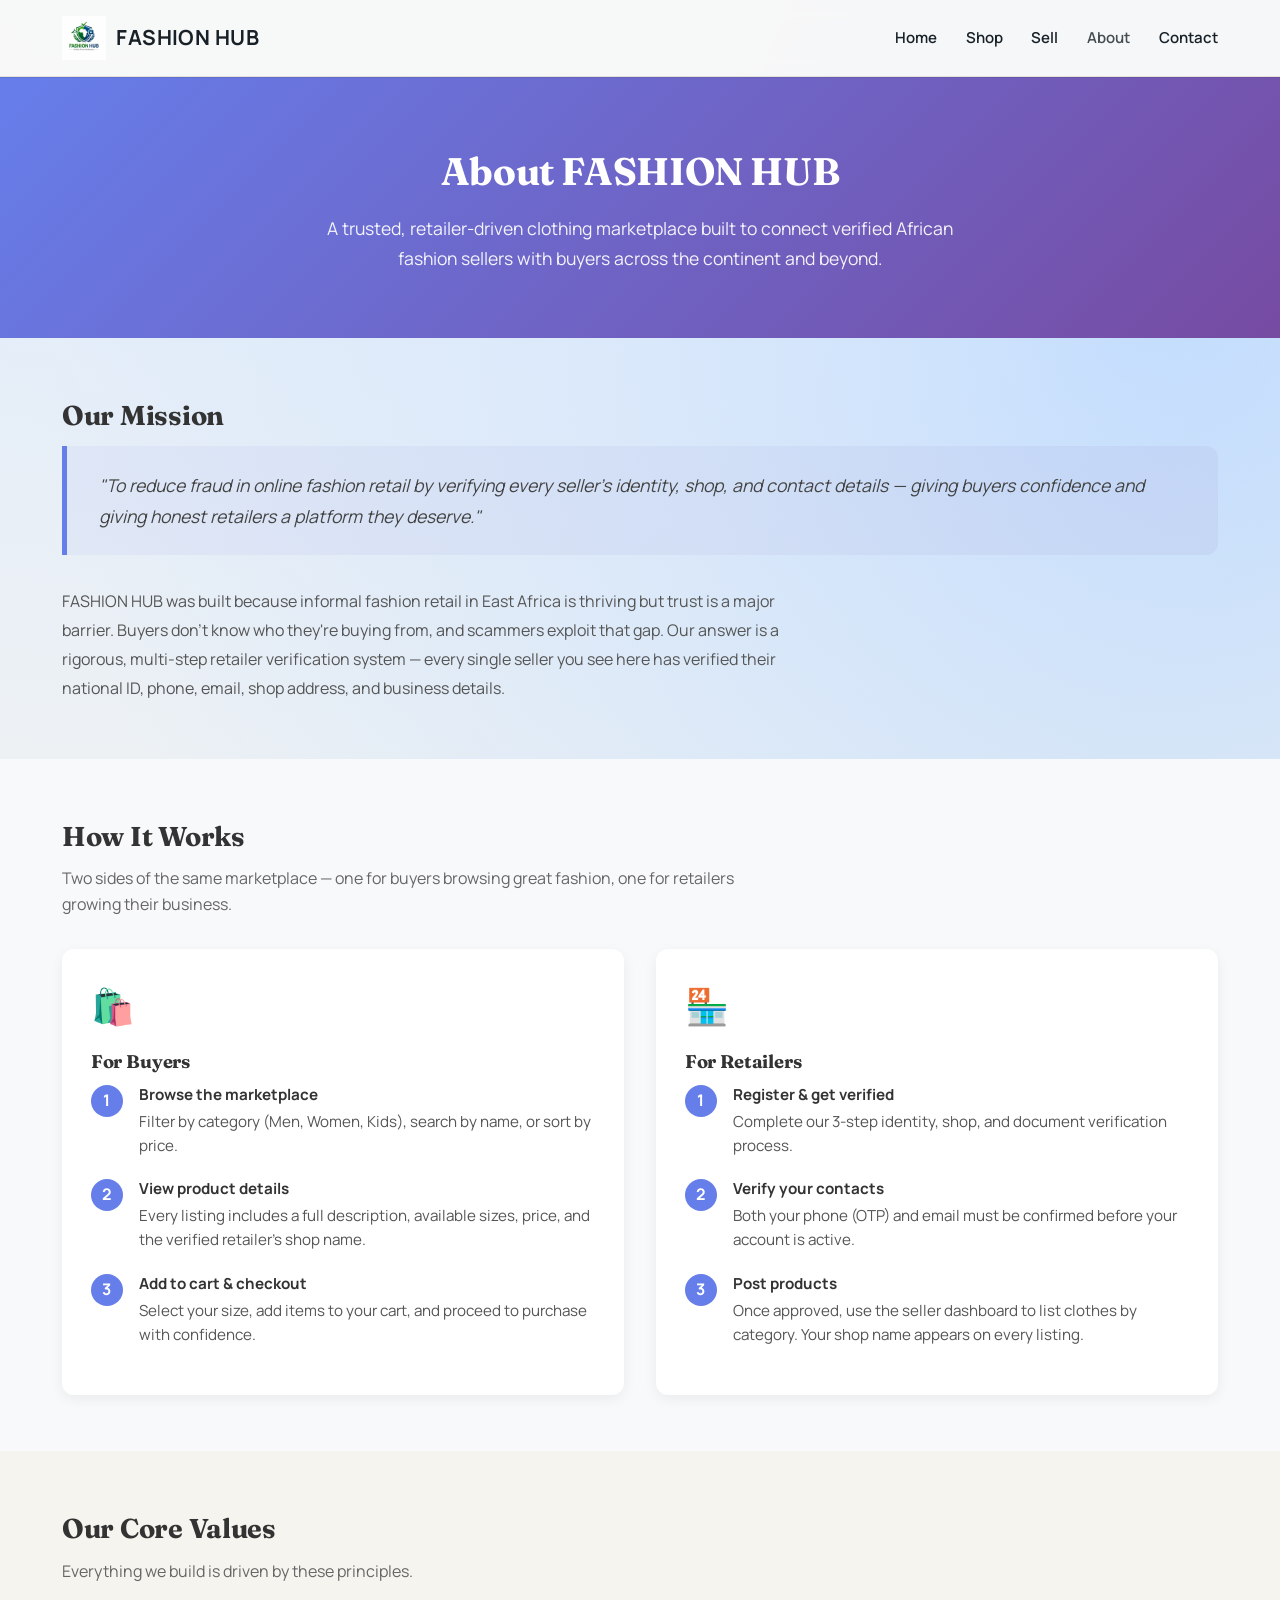
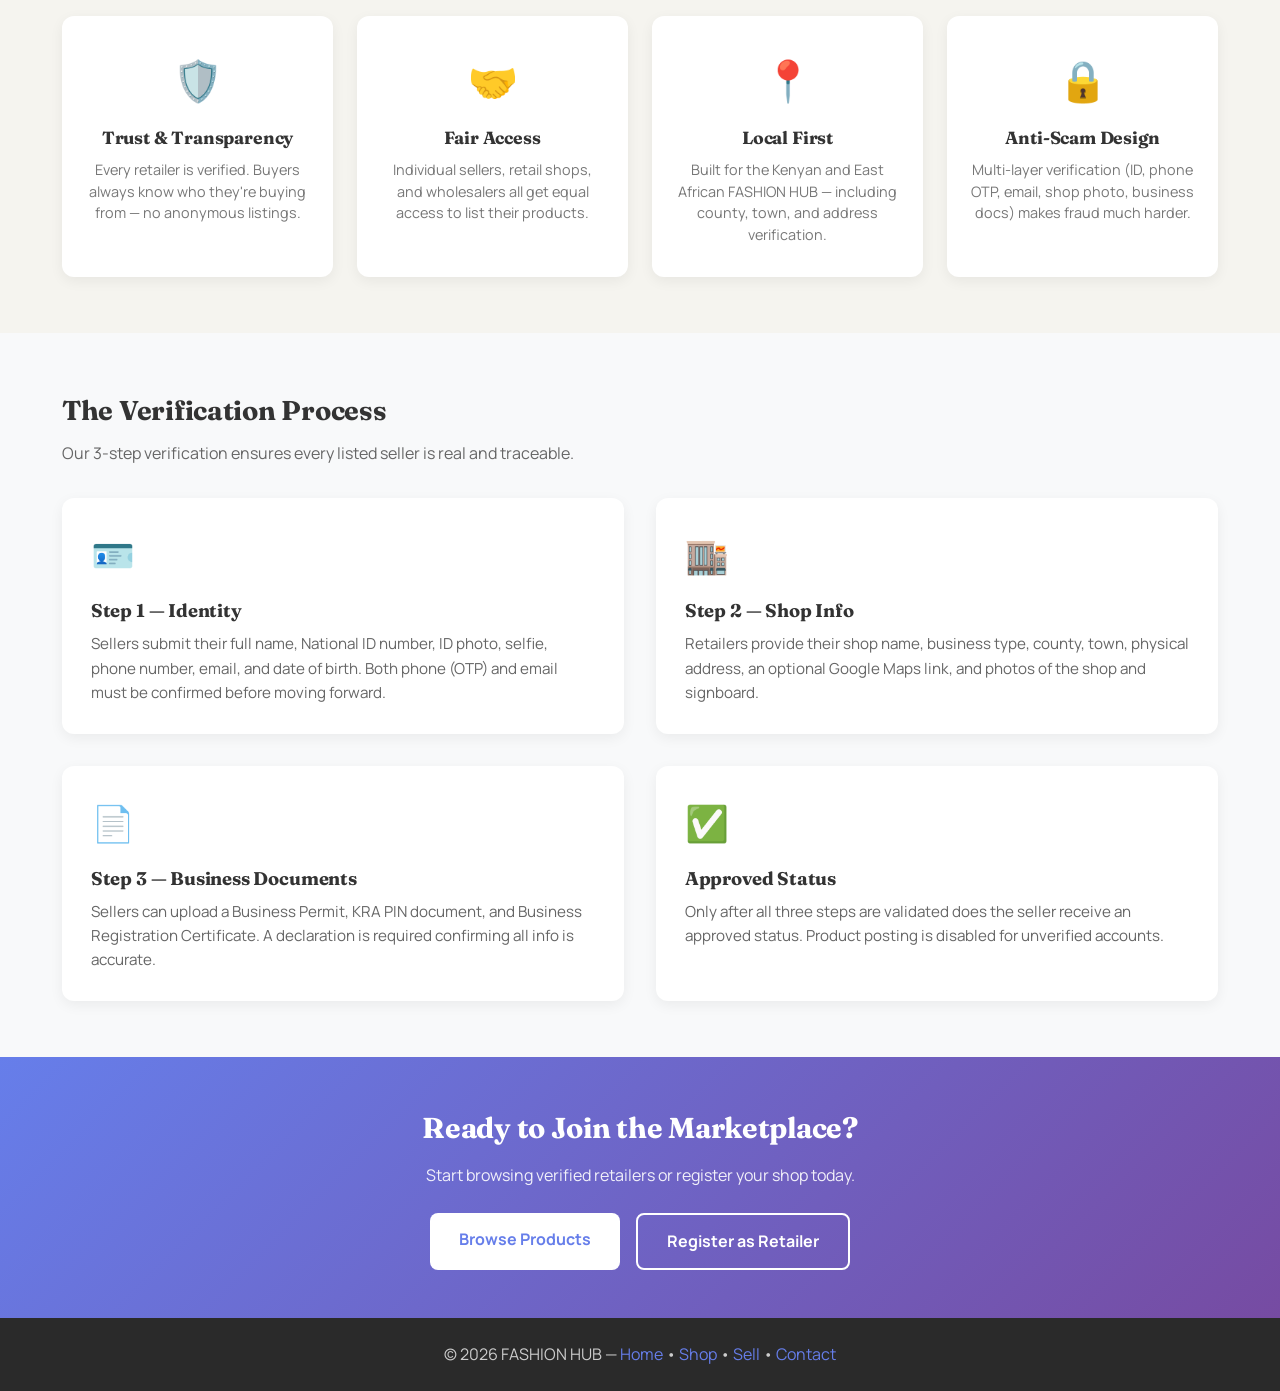
<file: about.html>
<!DOCTYPE html>
<html lang="en">
<head>
    <meta charset="UTF-8">
    <meta name="viewport" content="width=device-width, initial-scale=1.0">
    <title>About FashionHub - Trusted African Fashion Marketplace</title>
    <meta name="description" content="Learn about FashionHub's mission to connect clients with trusted African clothing retailers through secure and transparent online shopping.">
    <meta name="robots" content="index, follow">
    <meta name="author" content="FashionHub">
    <link rel="canonical" href="https://fashionhub.example.com/about.html">
    <meta property="og:type" content="article">
    <meta property="og:title" content="About FashionHub">
    <meta property="og:description" content="Our mission and values for trusted fashion commerce.">
    <meta property="og:url" content="https://fashionhub.example.com/about.html">
    <meta property="og:site_name" content="FashionHub">
    <meta property="og:image" content="https://fashionhub.example.com/uploads/retailers/default-og.jpg">
    <meta name="twitter:card" content="summary_large_image">
    <meta name="twitter:title" content="About FashionHub">
    <meta name="twitter:description" content="Our mission and values for trusted fashion commerce.">
    <meta name="twitter:image" content="https://fashionhub.example.com/uploads/retailers/default-og.jpg">
    <link rel="stylesheet" href="style.css">
    <link rel="icon" type="image/png" href="image/fashionhublogo.png">
    <style>
        .about-hero {
            background: linear-gradient(135deg, #667eea 0%, #764ba2 100%);
            color: white;
            padding: 4rem 0;
            text-align: center;
        }

        .about-hero h2 {
            font-size: 2.4rem;
            margin-bottom: 0.75rem;
        }

        .about-hero p {
            max-width: 640px;
            margin: 0 auto;
            opacity: 0.92;
            font-size: 1.1rem;
            line-height: 1.7;
        }

        .about-section {
            padding: 3.5rem 0;
        }

        .about-section.alt-bg {
            background: #f8f9fa;
        }

        .about-section h3 {
            font-size: 1.7rem;
            color: #333;
            margin-bottom: 0.5rem;
        }

        .about-section .section-lead {
            color: #666;
            margin-bottom: 2rem;
            font-size: 1rem;
            max-width: 680px;
        }

        /* Two column layout for How It Works */
        .how-grid {
            display: grid;
            grid-template-columns: 1fr 1fr;
            gap: 2rem;
        }

        @media (max-width: 680px) {
            .how-grid {
                grid-template-columns: 1fr;
            }
        }

        .how-card {
            background: white;
            border-radius: 12px;
            padding: 1.8rem;
            box-shadow: 0 4px 14px rgba(0, 0, 0, 0.06);
        }

        .how-card .icon {
            font-size: 2.2rem;
            margin-bottom: 0.8rem;
        }

        .how-card h4 {
            font-size: 1.15rem;
            margin-bottom: 0.4rem;
            color: #333;
        }

        .how-card p {
            color: #666;
            font-size: 0.95rem;
            line-height: 1.6;
        }

        /* Steps list */
        .steps-list {
            list-style: none;
            padding: 0;
            counter-reset: steps;
        }

        .steps-list li {
            counter-increment: steps;
            display: flex;
            gap: 1rem;
            align-items: flex-start;
            margin-bottom: 1.2rem;
        }

        .steps-list li::before {
            content: counter(steps);
            background: #667eea;
            color: white;
            width: 2rem;
            height: 2rem;
            border-radius: 50%;
            display: flex;
            align-items: center;
            justify-content: center;
            font-weight: 700;
            flex-shrink: 0;
            margin-top: 0.1rem;
        }

        .steps-list li p {
            color: #555;
            margin: 0;
            line-height: 1.6;
        }

        .steps-list li strong {
            display: block;
            color: #333;
            margin-bottom: 0.15rem;
        }

        /* Values / stats row */
        .values-grid {
            display: grid;
            grid-template-columns: repeat(auto-fit, minmax(200px, 1fr));
            gap: 1.5rem;
        }

        .value-card {
            text-align: center;
            padding: 2rem 1.5rem;
            background: white;
            border-radius: 12px;
            box-shadow: 0 4px 14px rgba(0, 0, 0, 0.06);
        }

        .value-card .value-icon {
            font-size: 2.5rem;
            margin-bottom: 0.75rem;
        }

        .value-card h4 {
            font-size: 1.1rem;
            color: #333;
            margin-bottom: 0.4rem;
        }

        .value-card p {
            color: #777;
            font-size: 0.9rem;
            line-height: 1.5;
        }

        /* Mission statement */
        .mission-block {
            background: linear-gradient(135deg, #667eea11, #764ba211);
            border-left: 5px solid #667eea;
            border-radius: 0 12px 12px 0;
            padding: 1.5rem 2rem;
            margin-bottom: 2rem;
        }

        .mission-block p {
            font-size: 1.1rem;
            color: #444;
            line-height: 1.75;
            font-style: italic;
        }

        /* CTA section */
        .about-cta {
            background: linear-gradient(135deg, #667eea 0%, #764ba2 100%);
            color: white;
            padding: 3rem 0;
            text-align: center;
        }

        .about-cta h3 {
            font-size: 1.8rem;
            margin-bottom: 0.75rem;
        }

        .about-cta p {
            opacity: 0.9;
            margin-bottom: 1.5rem;
        }

        .about-cta-btns {
            display: flex;
            gap: 1rem;
            justify-content: center;
            flex-wrap: wrap;
        }

        .btn-cta-white {
            background: white;
            color: #667eea;
            padding: 0.85rem 1.8rem;
            border-radius: 8px;
            font-weight: 700;
            text-decoration: none;
            transition: opacity 0.2s;
        }

        .btn-cta-white:hover {
            opacity: 0.9;
        }

        .btn-cta-outline {
            background: transparent;
            color: white;
            border: 2px solid white;
            padding: 0.85rem 1.8rem;
            border-radius: 8px;
            font-weight: 700;
            text-decoration: none;
            transition: background 0.2s;
        }

        .btn-cta-outline:hover {
            background: rgba(255, 255, 255, 0.15);
        }

        footer {
            background: #2a2a2a;
            color: #ccc;
            text-align: center;
            padding: 1.5rem 0;
        }

        footer a {
            color: #667eea;
            text-decoration: none;
        }
    </style>
</head>
<body>

    <header>
        <div class="container">
            <div class="logo">
                <a href="index.html" class="logo-link">
                    <img src="image/fashionhublogo.png" alt="FashionHub Logo" class="logo-img">
                    <span class="logo-text">FASHION HUB</span>
                </a>
            </div>
            <nav>
                <ul>
                    <li><a href="home.html">Home</a></li>
                    <li><a href="index.html#products">Shop</a></li>
                    <li><a href="retailer_registration.html">Sell</a></li>
                    <li><a href="about.html" style="opacity:0.8;">About</a></li>
                    <li><a href="contact.html">Contact</a></li>
                </ul>
            </nav>
        </div>
    </header>

    <!-- Hero -->
    <section class="about-hero">
        <div class="container">
            <h2>About FASHION HUB</h2>
            <p>A trusted, retailer-driven clothing marketplace built to connect verified African fashion sellers with buyers across the continent and beyond.</p>
        </div>
    </section>

    <!-- Mission -->
    <section class="about-section">
        <div class="container">
            <h3>Our Mission</h3>
            <div class="mission-block">
                <p>"To reduce fraud in online fashion retail by verifying every seller's identity, shop, and contact details — giving buyers confidence and giving honest retailers a platform they deserve."</p>
            </div>
            <p style="color:#555; line-height:1.8; max-width:740px;">
                FASHION HUB was built because informal fashion retail in East Africa is thriving but trust is a major barrier. Buyers don't know who they're buying from, and scammers exploit that gap. Our answer is a rigorous, multi-step retailer verification system — every single seller you see here has verified their national ID, phone, email, shop address, and business details.
            </p>
        </div>
    </section>

    <!-- How it works -->
    <section class="about-section alt-bg">
        <div class="container">
            <h3>How It Works</h3>
            <p class="section-lead">Two sides of the same marketplace — one for buyers browsing great fashion, one for retailers growing their business.</p>

            <div class="how-grid">
                <!-- Buyers -->
                <div class="how-card">
                    <div class="icon">🛍️</div>
                    <h4>For Buyers</h4>
                    <ol class="steps-list">
                        <li>
                            <p><strong>Browse the marketplace</strong>
                            Filter by category (Men, Women, Kids), search by name, or sort by price.</p>
                        </li>
                        <li>
                            <p><strong>View product details</strong>
                            Every listing includes a full description, available sizes, price, and the verified retailer's shop name.</p>
                        </li>
                        <li>
                            <p><strong>Add to cart &amp; checkout</strong>
                            Select your size, add items to your cart, and proceed to purchase with confidence.</p>
                        </li>
                    </ol>
                </div>

                <!-- Retailers -->
                <div class="how-card">
                    <div class="icon">🏪</div>
                    <h4>For Retailers</h4>
                    <ol class="steps-list">
                        <li>
                            <p><strong>Register &amp; get verified</strong>
                            Complete our 3-step identity, shop, and document verification process.</p>
                        </li>
                        <li>
                            <p><strong>Verify your contacts</strong>
                            Both your phone (OTP) and email must be confirmed before your account is active.</p>
                        </li>
                        <li>
                            <p><strong>Post products</strong>
                            Once approved, use the seller dashboard to list clothes by category. Your shop name appears on every listing.</p>
                        </li>
                    </ol>
                </div>
            </div>
        </div>
    </section>

    <!-- Our values -->
    <section class="about-section">
        <div class="container">
            <h3>Our Core Values</h3>
            <p class="section-lead">Everything we build is driven by these principles.</p>

            <div class="values-grid">
                <div class="value-card">
                    <div class="value-icon">🛡️</div>
                    <h4>Trust &amp; Transparency</h4>
                    <p>Every retailer is verified. Buyers always know who they're buying from — no anonymous listings.</p>
                </div>
                <div class="value-card">
                    <div class="value-icon">🤝</div>
                    <h4>Fair Access</h4>
                    <p>Individual sellers, retail shops, and wholesalers all get equal access to list their products.</p>
                </div>
                <div class="value-card">
                    <div class="value-icon">📍</div>
                    <h4>Local First</h4>
                    <p>Built for the Kenyan and East African FASHION HUB — including county, town, and address verification.</p>
                </div>
                <div class="value-card">
                    <div class="value-icon">🔒</div>
                    <h4>Anti-Scam Design</h4>
                    <p>Multi-layer verification (ID, phone OTP, email, shop photo, business docs) makes fraud much harder.</p>
                </div>
            </div>
        </div>
    </section>

    <!-- Verification explained -->
    <section class="about-section alt-bg">
        <div class="container">
            <h3>The Verification Process</h3>
            <p class="section-lead">Our 3-step verification ensures every listed seller is real and traceable.</p>

            <div class="how-grid">
                <div class="how-card">
                    <div class="icon">🪪</div>
                    <h4>Step 1 — Identity</h4>
                    <p>Sellers submit their full name, National ID number, ID photo, selfie, phone number, email, and date of birth. Both phone (OTP) and email must be confirmed before moving forward.</p>
                </div>
                <div class="how-card">
                    <div class="icon">🏬</div>
                    <h4>Step 2 — Shop Info</h4>
                    <p>Retailers provide their shop name, business type, county, town, physical address, an optional Google Maps link, and photos of the shop and signboard.</p>
                </div>
                <div class="how-card">
                    <div class="icon">📄</div>
                    <h4>Step 3 — Business Documents</h4>
                    <p>Sellers can upload a Business Permit, KRA PIN document, and Business Registration Certificate. A declaration is required confirming all info is accurate.</p>
                </div>
                <div class="how-card">
                    <div class="icon">✅</div>
                    <h4>Approved Status</h4>
                    <p>Only after all three steps are validated does the seller receive an approved status. Product posting is disabled for unverified accounts.</p>
                </div>
            </div>
        </div>
    </section>

    <!-- CTA -->
    <section class="about-cta">
        <div class="container">
            <h3>Ready to Join the Marketplace?</h3>
            <p>Start browsing verified retailers or register your shop today.</p>
            <div class="about-cta-btns">
                <a href="index.html#products" class="btn-cta-white">Browse Products</a>
                <a href="retailer_registration.html" class="btn-cta-outline">Register as Retailer</a>
            </div>
        </div>
    </section>

    <footer>
        <div class="container">
            <p>&copy; 2026 FASHION HUB &mdash;
                <a href="home.html">Home</a> &bull;
                <a href="index.html#products">Shop</a> &bull;
                <a href="retailer_registration.html">Sell</a> &bull;
                <a href="contact.html">Contact</a>
            </p>
        </div>
    </footer>

</body>
</html>
</file>
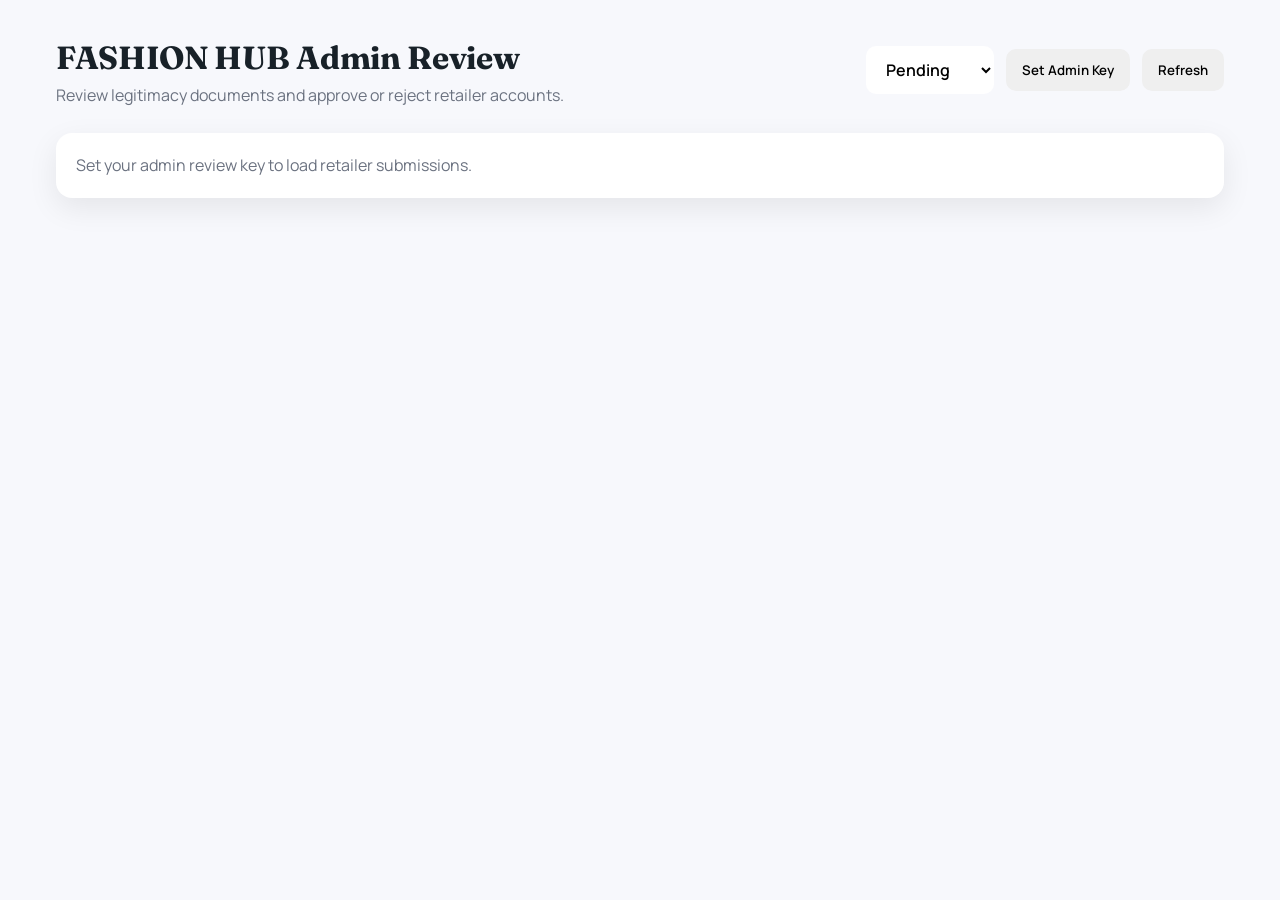
<file: admin.html>
<!DOCTYPE html>
<html lang="en">
<head>
    <meta charset="UTF-8">
    <meta name="viewport" content="width=device-width, initial-scale=1.0">
    <title>FASHION HUB - Admin Review</title>
    <meta name="description" content="Admin review dashboard for FashionHub retailer document verification.">
    <meta name="robots" content="noindex, nofollow, noarchive, nosnippet">
    <meta name="author" content="FashionHub">
    <link rel="canonical" href="https://fashionhub.example.com/admin.html">
    <link rel="stylesheet" href="style.css">
    <style>
        body { background: #f7f8fc; }
        .admin-wrap { max-width: 1200px; margin: 2rem auto 4rem; padding: 0 1rem; }
        .admin-header { display:flex; justify-content:space-between; align-items:center; gap:1rem; flex-wrap:wrap; margin-bottom:1.5rem; }
        .admin-card { background:#fff; border-radius:16px; padding:1.25rem; box-shadow:0 10px 30px rgba(0,0,0,0.08); margin-bottom:1rem; }
        .doc-grid { display:grid; grid-template-columns:repeat(auto-fit, minmax(180px, 1fr)); gap:1rem; margin-top:1rem; }
        .doc-card { border:1px solid #e5e7eb; border-radius:12px; padding:0.8rem; background:#fafafa; }
        .doc-card img { width:100%; height:140px; object-fit:cover; border-radius:10px; display:block; margin-bottom:0.5rem; }
        .actions { display:flex; gap:0.75rem; flex-wrap:wrap; margin-top:1rem; }
        .actions button, .toolbar button, .toolbar select { padding:0.75rem 1rem; border-radius:10px; border:none; font-weight:600; }
        .approve { background:#15803d; color:#fff; }
        .reject { background:#b91c1c; color:#fff; }
        .toolbar { display:flex; gap:0.75rem; flex-wrap:wrap; align-items:center; }
        textarea { width:100%; min-height:90px; padding:0.8rem; border:1px solid #d1d5db; border-radius:12px; margin-top:0.8rem; }
        .muted { color:#6b7280; }
        .pill { display:inline-block; padding:0.25rem 0.65rem; border-radius:999px; font-size:0.85rem; font-weight:700; text-transform:capitalize; }
        .pill.pending { background:#fef3c7; color:#92400e; }
        .pill.approved { background:#dcfce7; color:#166534; }
        .pill.rejected { background:#fee2e2; color:#991b1b; }
    </style>
</head>
<body>
    <div class="admin-wrap">
        <div class="admin-header">
            <div>
                <h1>FASHION HUB Admin Review</h1>
                <p class="muted">Review legitimacy documents and approve or reject retailer accounts.</p>
            </div>
            <div class="toolbar">
                <select id="status-filter">
                    <option value="pending">Pending</option>
                    <option value="approved">Approved</option>
                    <option value="rejected">Rejected</option>
                    <option value="all">All</option>
                </select>
                <button id="set-key-btn">Set Admin Key</button>
                <button id="refresh-btn">Refresh</button>
            </div>
        </div>
        <div id="admin-message" class="admin-card muted">Set your admin review key to load retailer submissions.</div>
        <div id="retailer-list"></div>
    </div>

    <script>
        const API_BASE = 'backend/api/admin/retailers';

        function getAdminKey() {
            return sessionStorage.getItem('fashionHubAdminKey') || '';
        }

        function setAdminKey() {
            const key = prompt('Enter admin review key:');
            if (key) {
                sessionStorage.setItem('fashionHubAdminKey', key.trim());
                loadRetailers();
            }
        }

        async function adminCall(endpoint, options = {}) {
            const res = await fetch(`${API_BASE}/${endpoint}`, {
                credentials: 'include',
                headers: {
                    'Content-Type': 'application/json',
                    'X-Admin-Key': getAdminKey(),
                    ...(options.headers || {}),
                },
                ...options,
            });
            return res.json();
        }

        function showMessage(message, isError = false) {
            const el = document.getElementById('admin-message');
            el.textContent = message;
            el.style.color = isError ? '#b91c1c' : '#6b7280';
        }

        function renderDocuments(documents) {
            if (!documents.length) {
                return '<p class="muted">No documents uploaded.</p>';
            }
            return `<div class="doc-grid">${documents.map(doc => {
                const isImage = doc.mime_type.startsWith('image/');
                const docUrl = `backend/api/admin/retailers/document.php?doc_id=${encodeURIComponent(doc.document_id)}&admin_key=${encodeURIComponent(getAdminKey())}`;
                return `
                    <div class="doc-card">
                        ${isImage ? `<img src="${docUrl}" alt="${doc.document_type}">` : ''}
                        <strong>${doc.document_type.replace(/_/g, ' ')}</strong>
                        <p class="muted">${doc.mime_type}</p>
                        <a href="${docUrl}" target="_blank" rel="noopener">Open file</a>
                    </div>
                `;
            }).join('')}</div>`;
        }

        function renderRetailers(retailers) {
            const container = document.getElementById('retailer-list');
            if (!retailers.length) {
                container.innerHTML = '<div class="admin-card muted">No retailer applications found for this filter.</div>';
                return;
            }

            container.innerHTML = retailers.map(retailer => `
                <div class="admin-card">
                    <div style="display:flex;justify-content:space-between;gap:1rem;flex-wrap:wrap;align-items:start;">
                        <div>
                            <h3 style="margin:0 0 0.4rem;">${retailer.shop_name}</h3>
                            <p class="muted" style="margin:0;">${retailer.full_name} • ${retailer.email} • ${retailer.phone}</p>
                            <p class="muted" style="margin:0.35rem 0 0;">${retailer.county}, ${retailer.town} • ${retailer.business_type}</p>
                        </div>
                        <span class="pill ${retailer.review_status}">${retailer.review_status}</span>
                    </div>
                    <p style="margin-top:0.9rem;"><strong>National ID:</strong> ${retailer.national_id}</p>
                    <p><strong>Address:</strong> ${retailer.shop_address}</p>
                    ${retailer.shop_map_url ? `<p><strong>Map:</strong> <a href="${retailer.shop_map_url}" target="_blank" rel="noopener">Open location</a></p>` : ''}
                    ${retailer.review_notes ? `<p><strong>Review notes:</strong> ${retailer.review_notes}</p>` : ''}
                    ${renderDocuments(retailer.documents)}
                    <textarea id="notes-${retailer.id}" placeholder="Add review notes (optional)">${retailer.review_notes || ''}</textarea>
                    <div class="actions">
                        <button class="approve" onclick="reviewRetailer(${retailer.id}, 'approved')">Approve</button>
                        <button class="reject" onclick="reviewRetailer(${retailer.id}, 'rejected')">Reject</button>
                    </div>
                </div>
            `).join('');
        }

        async function loadRetailers() {
            const key = getAdminKey();
            if (!key) {
                showMessage('Set your admin review key to load retailer submissions.');
                document.getElementById('retailer-list').innerHTML = '';
                return;
            }

            showMessage('Loading retailer submissions...');
            try {
                const status = document.getElementById('status-filter').value;
                const res = await adminCall(`list.php?status=${encodeURIComponent(status)}`);
                if (res.status !== 'ok') {
                    showMessage(res.message || 'Failed to load submissions.', true);
                    return;
                }
                showMessage(`Loaded ${res.data.retailers.length} retailer submission(s).`);
                renderRetailers(res.data.retailers || []);
            } catch {
                showMessage('Failed to load submissions.', true);
            }
        }

        async function reviewRetailer(retailerId, action) {
            const notes = document.getElementById(`notes-${retailerId}`)?.value || '';
            try {
                const res = await adminCall('review.php', {
                    method: 'POST',
                    body: JSON.stringify({ retailer_id: retailerId, action, notes }),
                });
                if (res.status !== 'ok') {
                    alert(res.message || 'Failed to update retailer review.');
                    return;
                }
                await loadRetailers();
            } catch {
                alert('Failed to update retailer review.');
            }
        }

        document.getElementById('set-key-btn').addEventListener('click', setAdminKey);
        document.getElementById('refresh-btn').addEventListener('click', loadRetailers);
        document.getElementById('status-filter').addEventListener('change', loadRetailers);
        loadRetailers();
    </script>
</body>
</html>
</file>
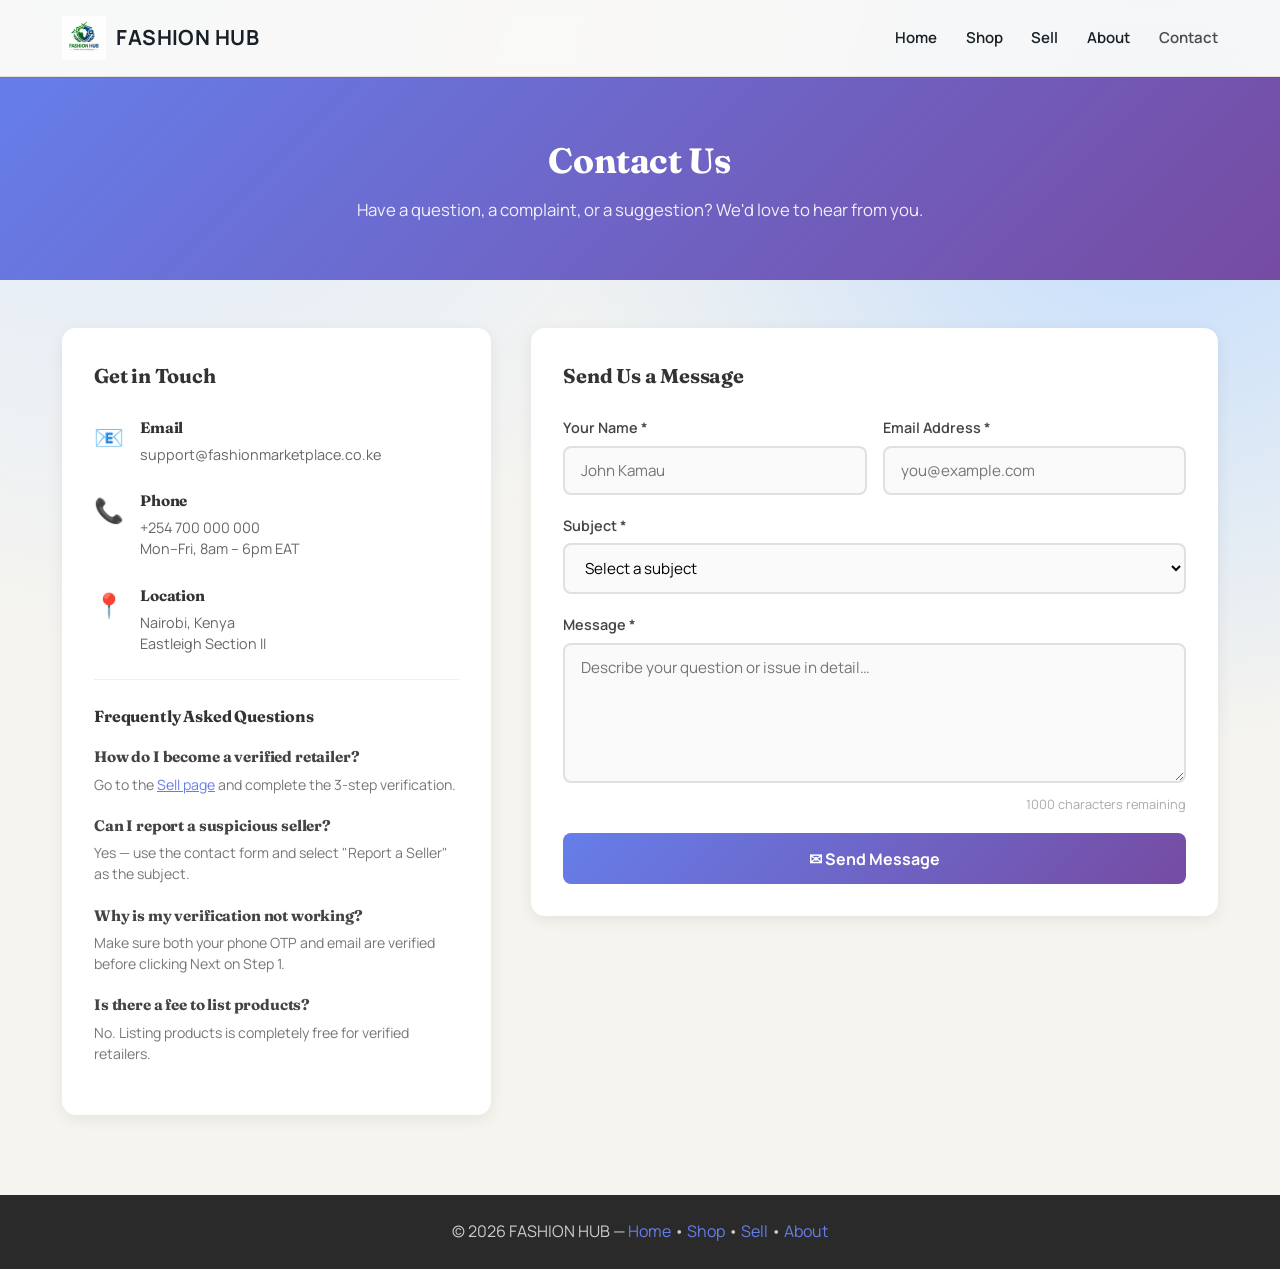
<file: contact.html>
<!DOCTYPE html>
<html lang="en">
<head>
    <meta charset="UTF-8">
    <meta name="viewport" content="width=device-width, initial-scale=1.0">
    <title>Contact FashionHub - Customer and Retailer Support</title>
    <meta name="description" content="Contact FashionHub for client support, retailer verification help, and platform inquiries.">
    <meta name="robots" content="index, follow">
    <meta name="author" content="FashionHub">
    <link rel="canonical" href="https://fashionhub.example.com/contact.html">
    <meta property="og:type" content="website">
    <meta property="og:title" content="Contact FashionHub">
    <meta property="og:description" content="Reach FashionHub support for assistance and inquiries.">
    <meta property="og:url" content="https://fashionhub.example.com/contact.html">
    <meta property="og:site_name" content="FashionHub">
    <meta property="og:image" content="https://fashionhub.example.com/uploads/retailers/default-og.jpg">
    <meta name="twitter:card" content="summary_large_image">
    <meta name="twitter:title" content="Contact FashionHub">
    <meta name="twitter:description" content="Reach FashionHub support for assistance and inquiries.">
    <meta name="twitter:image" content="https://fashionhub.example.com/uploads/retailers/default-og.jpg">
    <link rel="stylesheet" href="style.css">
    <link rel="icon" type="image/png" href="image/fashionhublogo.png">
    <style>
        .contact-hero {
            background: linear-gradient(135deg, #667eea 0%, #764ba2 100%);
            color: white;
            padding: 3.5rem 0;
            text-align: center;
        }

        .contact-hero h2 {
            font-size: 2.2rem;
            margin-bottom: 0.5rem;
        }

        .contact-hero p {
            opacity: 0.9;
            font-size: 1.05rem;
        }

        .contact-section {
            padding: 3rem 0 5rem;
        }

        .contact-layout {
            display: grid;
            grid-template-columns: 1fr 1.6fr;
            gap: 2.5rem;
            align-items: start;
        }

        @media (max-width: 700px) {
            .contact-layout {
                grid-template-columns: 1fr;
            }
        }

        /* Info panel */
        .contact-info-card {
            background: white;
            border-radius: 14px;
            padding: 2rem;
            box-shadow: 0 4px 16px rgba(0, 0, 0, 0.07);
        }

        .contact-info-card h3 {
            font-size: 1.25rem;
            margin-bottom: 1.5rem;
            color: #333;
        }

        .info-item {
            display: flex;
            gap: 1rem;
            align-items: flex-start;
            margin-bottom: 1.5rem;
        }

        .info-item .info-icon {
            font-size: 1.5rem;
            flex-shrink: 0;
            margin-top: 0.1rem;
        }

        .info-item h4 {
            font-size: 0.95rem;
            color: #333;
            margin-bottom: 0.2rem;
        }

        .info-item p {
            color: #666;
            font-size: 0.9rem;
            line-height: 1.5;
            margin: 0;
        }

        .contact-info-card .divider {
            border: none;
            border-top: 1px solid #f0f0f0;
            margin: 1.5rem 0;
        }

        .faq-item {
            margin-bottom: 1.2rem;
        }

        .faq-item h4 {
            font-size: 0.95rem;
            color: #444;
            margin-bottom: 0.25rem;
        }

        .faq-item p {
            font-size: 0.88rem;
            color: #777;
            line-height: 1.5;
            margin: 0;
        }

        /* Contact form card */
        .contact-form-card {
            background: white;
            border-radius: 14px;
            padding: 2rem;
            box-shadow: 0 4px 16px rgba(0, 0, 0, 0.07);
        }

        .contact-form-card h3 {
            font-size: 1.25rem;
            margin-bottom: 1.5rem;
            color: #333;
        }

        .contact-form-card .form-group {
            margin-bottom: 1.2rem;
        }

        .contact-form-card label {
            display: block;
            font-weight: 600;
            margin-bottom: 0.4rem;
            font-size: 0.9rem;
            color: #444;
        }

        .contact-form-card input,
        .contact-form-card select,
        .contact-form-card textarea {
            width: 100%;
            padding: 0.75rem 1rem;
            border: 2px solid #e0e0e0;
            border-radius: 8px;
            font-size: 0.95rem;
            font-family: inherit;
            transition: border-color 0.2s;
            background: #fafafa;
        }

        .contact-form-card input:focus,
        .contact-form-card select:focus,
        .contact-form-card textarea:focus {
            outline: none;
            border-color: #667eea;
            background: white;
        }

        .contact-form-card textarea {
            resize: vertical;
            min-height: 140px;
        }

        .btn-send {
            width: 100%;
            padding: 0.9rem;
            background: linear-gradient(135deg, #667eea 0%, #764ba2 100%);
            color: white;
            border: none;
            border-radius: 8px;
            font-size: 1rem;
            font-weight: 700;
            cursor: pointer;
            transition: opacity 0.2s;
        }

        .btn-send:hover {
            opacity: 0.9;
        }

        .success-message {
            display: none;
            background: #e9f9ef;
            border: 2px solid #4caf50;
            border-radius: 10px;
            padding: 1.5rem;
            text-align: center;
            margin-top: 1rem;
        }

        .success-message .check {
            font-size: 2.5rem;
            margin-bottom: 0.5rem;
        }

        .success-message h4 {
            color: #2e7d32;
            margin-bottom: 0.4rem;
        }

        .success-message p {
            color: #555;
            font-size: 0.9rem;
        }

        .char-count {
            font-size: 0.8rem;
            color: #aaa;
            text-align: right;
            margin-top: 0.2rem;
        }

        footer {
            background: #2a2a2a;
            color: #ccc;
            text-align: center;
            padding: 1.5rem 0;
        }

        footer a {
            color: #667eea;
            text-decoration: none;
        }
    </style>
</head>
<body>

    <header>
        <div class="container">
            <div class="logo">
                <a href="index.html" class="logo-link">
                    <img src="image/fashionhublogo.png" alt="FashionHub Logo" class="logo-img">
                    <span class="logo-text">FASHION HUB</span>
                </a>
            </div>
            <nav>
                <ul>
                    <li><a href="home.html">Home</a></li>
                    <li><a href="index.html#products">Shop</a></li>
                    <li><a href="retailer_registration.html">Sell</a></li>
                    <li><a href="about.html">About</a></li>
                    <li><a href="contact.html" style="opacity:0.8;">Contact</a></li>
                </ul>
            </nav>
        </div>
    </header>

    <section class="contact-hero">
        <div class="container">
            <h2>Contact Us</h2>
            <p>Have a question, a complaint, or a suggestion? We'd love to hear from you.</p>
        </div>
    </section>

    <section class="contact-section">
        <div class="container">
            <div class="contact-layout">

                <!-- Left: info -->
                <div class="contact-info-card">
                    <h3>Get in Touch</h3>

                    <div class="info-item">
                        <div class="info-icon">📧</div>
                        <div>
                            <h4>Email</h4>
                            <p>support@fashionmarketplace.co.ke</p>
                        </div>
                    </div>

                    <div class="info-item">
                        <div class="info-icon">📞</div>
                        <div>
                            <h4>Phone</h4>
                            <p>+254 700 000 000<br>Mon–Fri, 8am – 6pm EAT</p>
                        </div>
                    </div>

                    <div class="info-item">
                        <div class="info-icon">📍</div>
                        <div>
                            <h4>Location</h4>
                            <p>Nairobi, Kenya<br>Eastleigh Section II</p>
                        </div>
                    </div>

                    <hr class="divider">

                    <h3 style="font-size:1rem; margin-bottom:1rem;">Frequently Asked Questions</h3>

                    <div class="faq-item">
                        <h4>How do I become a verified retailer?</h4>
                        <p>Go to the <a href="retailer_registration.html" style="color:#667eea;">Sell page</a> and complete the 3-step verification.</p>
                    </div>

                    <div class="faq-item">
                        <h4>Can I report a suspicious seller?</h4>
                        <p>Yes — use the contact form and select "Report a Seller" as the subject.</p>
                    </div>

                    <div class="faq-item">
                        <h4>Why is my verification not working?</h4>
                        <p>Make sure both your phone OTP and email are verified before clicking Next on Step 1.</p>
                    </div>

                    <div class="faq-item">
                        <h4>Is there a fee to list products?</h4>
                        <p>No. Listing products is completely free for verified retailers.</p>
                    </div>
                </div>

                <!-- Right: form -->
                <div class="contact-form-card">
                    <h3>Send Us a Message</h3>

                    <form id="contact-form" novalidate>
                        <div class="form-row">
                            <div class="form-group">
                                <label for="contact-name">Your Name *</label>
                                <input type="text" id="contact-name" placeholder="John Kamau" required>
                            </div>
                            <div class="form-group">
                                <label for="contact-email">Email Address *</label>
                                <input type="email" id="contact-email" placeholder="you@example.com" required>
                            </div>
                        </div>

                        <div class="form-group">
                            <label for="contact-subject">Subject *</label>
                            <select id="contact-subject" required>
                                <option value="">Select a subject</option>
                                <option value="general">General Inquiry</option>
                                <option value="retailer-help">Retailer Registration Help</option>
                                <option value="report-seller">Report a Seller</option>
                                <option value="product-issue">Product / Order Issue</option>
                                <option value="account">Account &amp; Verification</option>
                                <option value="feedback">Feedback &amp; Suggestions</option>
                                <option value="other">Other</option>
                            </select>
                        </div>

                        <div class="form-group">
                            <label for="contact-message">Message *</label>
                            <textarea id="contact-message" placeholder="Describe your question or issue in detail…" maxlength="1000" required></textarea>
                            <p class="char-count"><span id="char-remaining">1000</span> characters remaining</p>
                        </div>

                        <button type="submit" class="btn-send">&#9993; Send Message</button>
                    </form>

                    <div class="success-message" id="success-message">
                        <div class="check">&#10003;</div>
                        <h4>Message Sent!</h4>
                        <p>Thank you for reaching out. We'll get back to you within 24 hours.</p>
                        <button onclick="resetForm()" style="margin-top:1rem; background:none; border:1px solid #4caf50; color:#2e7d32; padding:0.6rem 1.2rem; border-radius:8px; cursor:pointer; font-weight:600;">Send Another</button>
                    </div>
                </div>

            </div>
        </div>
    </section>

    <footer>
        <div class="container">
            <p>&copy; 2026 FASHION HUB &mdash;
                <a href="home.html">Home</a> &bull;
                <a href="index.html#products">Shop</a> &bull;
                <a href="retailer_registration.html">Sell</a> &bull;
                <a href="about.html">About</a>
            </p>
        </div>
    </footer>

    <script>
        /* Character countdown for message textarea */
        const messageEl = document.getElementById('contact-message');
        const charCountEl = document.getElementById('char-remaining');

        messageEl.addEventListener('input', function () {
            charCountEl.textContent = 1000 - this.value.length;
        });

        /* Form submit — sends to PHP API */
        document.getElementById('contact-form').addEventListener('submit', async function (e) {
            e.preventDefault();

            const name    = document.getElementById('contact-name').value.trim();
            const email   = document.getElementById('contact-email').value.trim();
            const subject = document.getElementById('contact-subject').value;
            const message = document.getElementById('contact-message').value.trim();

            if (!name) {
                alert('Please enter your name.');
                document.getElementById('contact-name').focus();
                return;
            }
            if (!email || !/^[^\s@]+@[^\s@]+\.[^\s@]+$/.test(email)) {
                alert('Please enter a valid email address.');
                document.getElementById('contact-email').focus();
                return;
            }
            if (!subject) {
                alert('Please select a subject.');
                document.getElementById('contact-subject').focus();
                return;
            }
            if (!message || message.length < 10) {
                alert('Please write a message of at least 10 characters.');
                document.getElementById('contact-message').focus();
                return;
            }

            try {
                const res = await fetch('backend/api/contact/send.php', {
                    method: 'POST',
                    credentials: 'include',
                    headers: { 'Content-Type': 'application/json' },
                    body: JSON.stringify({ name, email, subject, message }),
                });
                const data = await res.json();
                if (data.status !== 'ok') {
                    alert(data.message || 'Failed to send message. Please try again.');
                    return;
                }
            } catch {
                alert('Failed to send message. Please check your connection and try again.');
                return;
            }

            /* Hide form, show success */
            document.getElementById('contact-form').style.display = 'none';
            document.getElementById('success-message').style.display = 'block';
        });

        function resetForm() {
            document.getElementById('contact-form').reset();
            document.getElementById('char-remaining').textContent = '1000';
            document.getElementById('contact-form').style.display = 'block';
            document.getElementById('success-message').style.display = 'none';
        }
    </script>

</body>
</html>
</file>
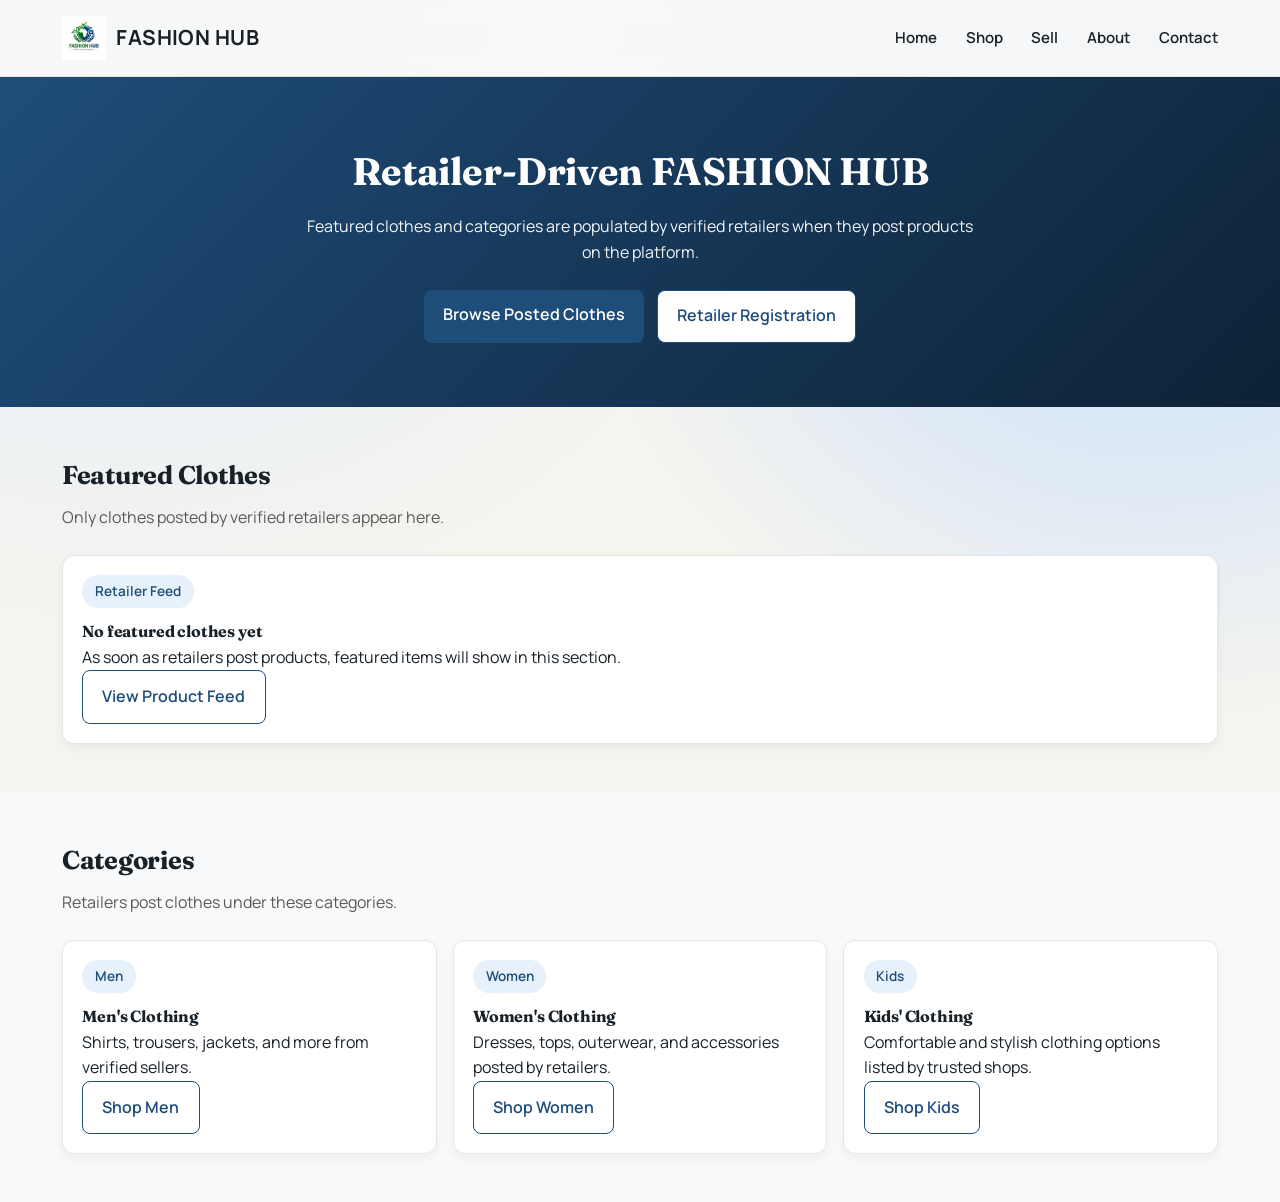
<file: home.html>
<!DOCTYPE html>
<html lang="en">
<head>
	<meta charset="UTF-8">
	<meta name="viewport" content="width=device-width, initial-scale=1.0">
	<title>FashionHub Home - Verified Retailer Clothing Marketplace</title>
	<meta name="description" content="Welcome to FashionHub. Discover posted clothing collections from verified retailers and explore men, women, and kids categories.">
	<meta name="robots" content="index, follow">
	<meta name="author" content="FashionHub">
	<link rel="canonical" href="https://fashionhub.example.com/home.html">
	<meta property="og:type" content="website">
	<meta property="og:title" content="FashionHub Home">
	<meta property="og:description" content="Explore verified retailer clothing collections on FashionHub.">
	<meta property="og:url" content="https://fashionhub.example.com/home.html">
	<meta property="og:site_name" content="FashionHub">
	<meta property="og:image" content="https://fashionhub.example.com/uploads/retailers/default-og.jpg">
	<meta name="twitter:card" content="summary_large_image">
	<meta name="twitter:title" content="FashionHub Home">
	<meta name="twitter:description" content="Explore verified retailer clothing collections on FashionHub.">
	<meta name="twitter:image" content="https://fashionhub.example.com/uploads/retailers/default-og.jpg">
	<link rel="stylesheet" href="style.css">
	<link rel="icon" type="image/png" href="image/fashionhublogo.png">
	<style>
		.home-hero {
			background: linear-gradient(135deg, #1f4d7a 0%, #0d2236 100%);
			color: #fff;
			padding: 4rem 0;
			text-align: center;
		}

		.home-hero h2 {
			font-size: 2.4rem;
			margin-bottom: 0.75rem;
		}

		.home-hero p {
			max-width: 680px;
			margin: 0 auto;
			opacity: 0.95;
		}

		.home-grid {
			display: grid;
			grid-template-columns: repeat(auto-fit, minmax(240px, 1fr));
			gap: 1rem;
		}

		.home-card {
			background: #fff;
			border: 1px solid #e6e6e6;
			border-radius: 12px;
			padding: 1.2rem;
			box-shadow: 0 4px 10px rgba(0, 0, 0, 0.05);
		}

		.home-section {
			padding: 3rem 0;
		}

		.home-section h3 {
			margin-bottom: 0.6rem;
			font-size: 1.6rem;
		}

		.home-section p.section-lead {
			margin-bottom: 1.5rem;
			color: #5a5a5a;
		}

		.category-tag {
			display: inline-block;
			margin-bottom: 0.7rem;
			padding: 0.35rem 0.8rem;
			border-radius: 16px;
			font-size: 0.85rem;
			font-weight: 600;
			background: #e7f1fb;
			color: #1f4d7a;
		}

		.home-actions {
			display: flex;
			gap: 0.8rem;
			margin-top: 1.5rem;
			flex-wrap: wrap;
			justify-content: center;
		}

		.home-cta {
			display: inline-block;
			text-decoration: none;
			background: #1f4d7a;
			color: #fff;
			padding: 0.8rem 1.2rem;
			border-radius: 8px;
			font-weight: 600;
		}

		.home-cta.secondary {
			background: #fff;
			border: 1px solid #1f4d7a;
			color: #1f4d7a;
		}
	</style>
</head>
<body>
	<header>
		<div class="container">
			<div class="logo">
				<a href="index.html" class="logo-link">
					<img src="image/fashionhublogo.png" alt="FashionHub Logo" class="logo-img">
					<span class="logo-text">FASHION HUB</span>
				</a>
			</div>
			<nav>
				<ul>
					<li><a href="home.html">Home</a></li>
					<li><a href="index.html#products">Shop</a></li>
					<li><a href="retailer_registration.html">Sell</a></li>
					<li><a href="about.html">About</a></li>
					<li><a href="contact.html">Contact</a></li>
				</ul>
			</nav>
		</div>
	</header>

	<section class="home-hero">
		<div class="container">
			<h2>Retailer-Driven FASHION HUB</h2>
			<p>Featured clothes and categories are populated by verified retailers when they post products on the platform.</p>
			<div class="home-actions">
				<a class="home-cta" href="index.html#products">Browse Posted Clothes</a>
				<a class="home-cta secondary" href="index.html#retailer">Retailer Registration</a>
			</div>
		</div>
	</section>

	<section class="home-section">
		<div class="container">
			<h3>Featured Clothes</h3>
			<p class="section-lead">Only clothes posted by verified retailers appear here.</p>
			<div class="home-grid">
				<article class="home-card">
					<span class="category-tag">Retailer Feed</span>
					<h4>No featured clothes yet</h4>
					<p>As soon as retailers post products, featured items will show in this section.</p>
					<a class="home-cta secondary" href="index.html#products">View Product Feed</a>
				</article>
			</div>
		</div>
	</section>

	<section class="home-section" style="background: #f8f9fa;">
		<div class="container">
			<h3>Categories</h3>
			<p class="section-lead">Retailers post clothes under these categories.</p>

			<div class="home-grid">
				<article class="home-card">
					<span class="category-tag">Men</span>
					<h4>Men's Clothing</h4>
					<p>Shirts, trousers, jackets, and more from verified sellers.</p>
					<a class="home-cta secondary" href="index.html#products">Shop Men</a>
				</article>

				<article class="home-card">
					<span class="category-tag">Women</span>
					<h4>Women's Clothing</h4>
					<p>Dresses, tops, outerwear, and accessories posted by retailers.</p>
					<a class="home-cta secondary" href="index.html#products">Shop Women</a>
				</article>

				<article class="home-card">
					<span class="category-tag">Kids</span>
					<h4>Kids' Clothing</h4>
					<p>Comfortable and stylish clothing options listed by trusted shops.</p>
					<a class="home-cta secondary" href="index.html#products">Shop Kids</a>
				</article>
			</div>
		</div>
	</section>
</body>
</html>
</file>
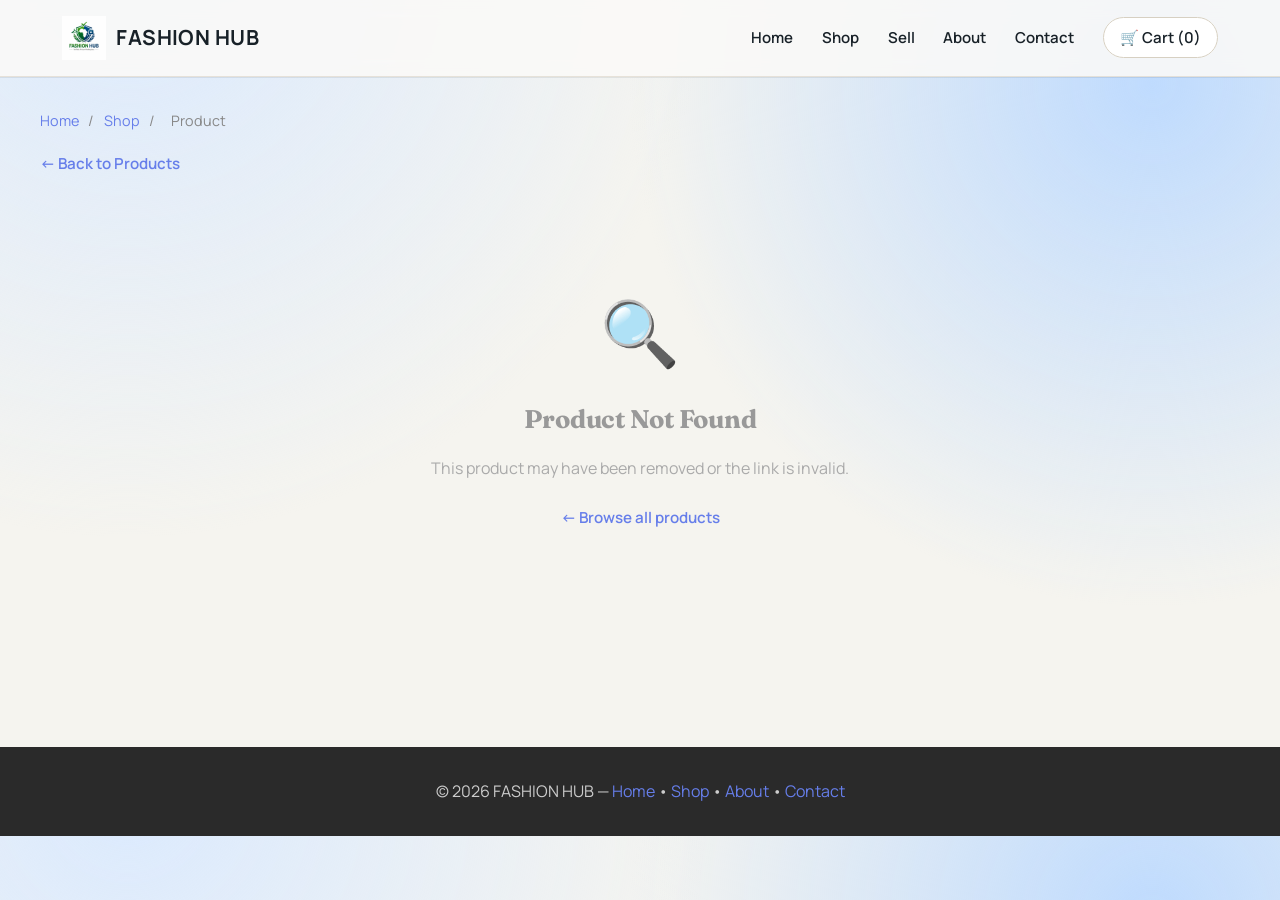
<file: product_page.html>
<!DOCTYPE html>
<html lang="en">
<head>
    <meta charset="UTF-8">
    <meta name="viewport" content="width=device-width, initial-scale=1.0">
    <title>Product Details - FashionHub</title>
    <meta name="description" content="View product details, sizes, retailer trust indicators, and related clothing items on FashionHub.">
    <meta name="robots" content="index, follow">
    <meta name="author" content="FashionHub">
    <link rel="canonical" href="https://fashionhub.example.com/product_page.html">
    <meta property="og:type" content="product">
    <meta property="og:title" content="FashionHub Product Details">
    <meta property="og:description" content="Browse detailed product information and trusted retailer listings.">
    <meta property="og:url" content="https://fashionhub.example.com/product_page.html">
    <meta property="og:site_name" content="FashionHub">
    <meta property="og:image" content="https://fashionhub.example.com/uploads/retailers/default-og.jpg">
    <meta name="twitter:card" content="summary_large_image">
    <meta name="twitter:title" content="FashionHub Product Details">
    <meta name="twitter:description" content="Browse detailed product information and trusted retailer listings.">
    <meta name="twitter:image" content="https://fashionhub.example.com/uploads/retailers/default-og.jpg">
    <link rel="stylesheet" href="style.css">
    <link rel="icon" type="image/png" href="image/fashionhublogo.png">
    <style>
        .product-detail-wrapper {
            padding: 2rem 0 4rem;
        }

        .breadcrumb {
            margin-bottom: 1.2rem;
            font-size: 0.9rem;
            color: #888;
        }

        .breadcrumb a {
            color: #667eea;
            text-decoration: none;
        }

        .breadcrumb a:hover {
            text-decoration: underline;
        }

        .breadcrumb span {
            margin: 0 0.4rem;
        }

        .btn-back {
            display: inline-flex;
            align-items: center;
            gap: 0.4rem;
            color: #667eea;
            text-decoration: none;
            font-weight: 600;
            margin-bottom: 1.5rem;
            font-size: 0.95rem;
        }

        .btn-back:hover {
            text-decoration: underline;
        }

        .product-detail-grid {
            display: grid;
            grid-template-columns: 1fr 1fr;
            gap: 2.5rem;
            align-items: start;
        }

        @media (max-width: 700px) {
            .product-detail-grid {
                grid-template-columns: 1fr;
            }
        }

        .product-detail-image {
            width: 100%;
            border-radius: 12px;
            min-height: 380px;
            object-fit: cover;
            display: block;
            background: #eee;
        }

        .product-detail-image-placeholder {
            width: 100%;
            min-height: 380px;
            background: linear-gradient(135deg, #e8eaf6 0%, #f3e5f5 100%);
            border-radius: 12px;
            display: flex;
            align-items: center;
            justify-content: center;
            font-size: 6rem;
        }

        .product-detail-info {
            display: flex;
            flex-direction: column;
            gap: 1rem;
        }

        .product-detail-name {
            font-size: 2rem;
            font-weight: 700;
            color: #222;
            line-height: 1.2;
        }

        .product-detail-price {
            font-size: 1.9rem;
            font-weight: 700;
            color: #667eea;
        }

        .product-detail-retailer {
            color: #666;
            font-size: 1rem;
        }

        .product-detail-retailer strong {
            color: #333;
        }

        .product-detail-category-tag {
            display: inline-block;
            background: #e8eaf6;
            color: #667eea;
            padding: 0.35rem 0.9rem;
            border-radius: 20px;
            font-size: 0.85rem;
            font-weight: 600;
            text-transform: capitalize;
            width: fit-content;
        }

        .product-detail-description {
            color: #555;
            line-height: 1.75;
            font-size: 1rem;
        }

        .divider {
            border: none;
            border-top: 1px solid #eee;
        }

        .sizes-label {
            font-weight: 600;
            margin-bottom: 0.6rem;
            color: #333;
        }

        .sizes-grid {
            display: flex;
            gap: 0.5rem;
            flex-wrap: wrap;
        }

        .size-btn {
            padding: 0.45rem 1rem;
            border: 2px solid #ccc;
            border-radius: 8px;
            background: white;
            cursor: pointer;
            font-size: 0.95rem;
            font-weight: 500;
            transition: all 0.2s;
        }

        .size-btn:hover {
            border-color: #667eea;
            color: #667eea;
        }

        .size-btn.selected {
            border-color: #667eea;
            background: #667eea;
            color: white;
        }

        .btn-add-cart-detail {
            width: 100%;
            padding: 1rem 1.5rem;
            background: linear-gradient(135deg, #667eea 0%, #764ba2 100%);
            color: white;
            border: none;
            border-radius: 10px;
            font-size: 1.1rem;
            font-weight: 700;
            cursor: pointer;
            transition: opacity 0.3s;
            margin-top: 0.5rem;
        }

        .btn-add-cart-detail:hover {
            opacity: 0.9;
        }

        .btn-view-cart {
            width: 100%;
            padding: 0.85rem;
            background: white;
            color: #667eea;
            border: 2px solid #667eea;
            border-radius: 10px;
            font-size: 1rem;
            font-weight: 600;
            cursor: pointer;
            transition: background 0.2s, color 0.2s;
            text-decoration: none;
            display: block;
            text-align: center;
        }

        .btn-view-cart:hover {
            background: #f0f2ff;
        }

        .toast-msg {
            position: fixed;
            bottom: 2rem;
            right: 2rem;
            background: #4caf50;
            color: white;
            padding: 0.9rem 1.5rem;
            border-radius: 10px;
            font-weight: 600;
            box-shadow: 0 4px 20px rgba(0, 0, 0, 0.15);
            display: none;
            z-index: 9999;
            animation: fadeInUp 0.3s ease;
        }

        @keyframes fadeInUp {
            from { opacity: 0; transform: translateY(20px); }
            to { opacity: 1; transform: translateY(0); }
        }

        .not-found-state {
            text-align: center;
            padding: 5rem 1rem;
        }

        .not-found-state h2 {
            color: #999;
            margin-bottom: 1rem;
            font-size: 1.6rem;
        }

        .not-found-state p {
            color: #aaa;
            margin-bottom: 1.5rem;
        }

        .posted-date {
            font-size: 0.85rem;
            color: #aaa;
        }

        /* Related products strip */
        .related-section {
            margin-top: 3rem;
            padding-top: 2rem;
            border-top: 1px solid #eee;
        }

        .related-section h3 {
            font-size: 1.4rem;
            margin-bottom: 1.2rem;
            color: #333;
        }

        footer {
            background: #2a2a2a;
            color: #ccc;
            text-align: center;
            padding: 2rem 0;
            margin-top: 3rem;
        }

        footer a {
            color: #667eea;
            text-decoration: none;
        }
    </style>
</head>
<body>

    <header>
        <div class="container">
            <div class="logo">
                <a href="index.html" class="logo-link">
                    <img src="image/fashionhublogo.png" alt="FashionHub Logo" class="logo-img">
                    <span class="logo-text">FASHION HUB</span>
                </a>
            </div>
            <nav>
                <ul>
                    <li><a href="home.html">Home</a></li>
                    <li><a href="index.html#products">Shop</a></li>
                    <li><a href="index.html#retailer" id="sell-link">Sell</a></li>
                    <li><a href="about.html">About</a></li>
                    <li><a href="contact.html">Contact</a></li>
                    <li>
                        <a href="#" class="cart-btn" id="cart-nav-link">
                            🛒 Cart (<span id="cart-count">0</span>)
                        </a>
                    </li>
                </ul>
            </nav>
        </div>
    </header>

    <div class="container product-detail-wrapper">
        <div class="breadcrumb">
            <a href="home.html">Home</a>
            <span>/</span>
            <a href="index.html#products">Shop</a>
            <span>/</span>
            <span id="breadcrumb-product-name">Product</span>
        </div>

        <a class="btn-back" href="index.html#products">&#8592; Back to Products</a>

        <div id="product-detail-container"></div>

        <div id="related-section-container"></div>
    </div>

    <div id="toast" class="toast-msg"></div>

    <!-- Cart Panel (slide-in) -->
    <div id="cart-panel" style="display:none; position:fixed; top:0; right:0; height:100vh; width:340px; background:#fff; box-shadow:-4px 0 20px rgba(0,0,0,0.15); z-index:10000; overflow-y:auto; padding:1.5rem;">
        <div style="display:flex; justify-content:space-between; align-items:center; margin-bottom:1rem;">
            <h3>Shopping Cart</h3>
            <button onclick="closeCartPanel()" style="background:none; border:none; font-size:1.5rem; cursor:pointer; color:#999;">&times;</button>
        </div>
        <div id="cart-panel-items"></div>
        <div id="cart-panel-footer" style="margin-top:1rem;"></div>
    </div>
    <div id="cart-overlay" onclick="closeCartPanel()" style="display:none; position:fixed; inset:0; background:rgba(0,0,0,0.3); z-index:9999;"></div>

    <footer>
        <div class="container">
            <p>&copy; 2026 FASHION HUB &mdash;
                <a href="home.html">Home</a> &bull;
                <a href="index.html#products">Shop</a> &bull;
                <a href="about.html">About</a> &bull;
                <a href="contact.html">Contact</a>
            </p>
        </div>
    </footer>

    <script>
        /* -------- Cart helpers (localStorage-based for cross-page persistence) -------- */
        function loadCart() {
            try { return JSON.parse(localStorage.getItem('fashionCart') || '[]'); } catch { return []; }
        }

        function saveCart(cart) {
            localStorage.setItem('fashionCart', JSON.stringify(cart));
        }

        function updateCartCount() {
            document.getElementById('cart-count').textContent = loadCart().length;
        }

        function showToast(msg, color) {
            const t = document.getElementById('toast');
            t.textContent = msg;
            t.style.background = color || '#4caf50';
            t.style.display = 'block';
            setTimeout(() => { t.style.display = 'none'; }, 3000);
        }

        /* -------- Load product from URL param -------- */
        const params = new URLSearchParams(window.location.search);
        const productId = parseInt(params.get('id'), 10);

        let product = null;
        let allProducts = [];
        let selectedSize = null;

        function escHtml(str) {
            return String(str ?? '')
                .replace(/&/g, '&amp;').replace(/</g, '&lt;')
                .replace(/>/g, '&gt;').replace(/"/g, '&quot;');
        }

        function retailerRating(retailerId) {
            const id = Number(retailerId || 0);
            const score = 4.1 + ((id % 10) * 0.08);
            return Math.min(4.9, score).toFixed(1);
        }

        function selectSize(btn, size) {
            document.querySelectorAll('.size-btn').forEach(b => b.classList.remove('selected'));
            btn.classList.add('selected');
            selectedSize = size;
        }

        function addToCart() {
            if (!product) return;
            const cart = loadCart();
            cart.push({
                ...product,
                selectedSize: selectedSize || 'Not specified',
                cartItemId: Date.now()
            });
            saveCart(cart);
            updateCartCount();
            showToast(`${escHtml(product.name)} added to cart!`);
        }

        /* -------- Cart panel -------- */
        function openCartPanel() {
            const cart = loadCart();
            const itemsEl = document.getElementById('cart-panel-items');
            const footerEl = document.getElementById('cart-panel-footer');

            if (cart.length === 0) {
                itemsEl.innerHTML = '<p style="color:#aaa; text-align:center; padding:2rem 0;">Your cart is empty.</p>';
                footerEl.innerHTML = '';
            } else {
                const total = cart.reduce((sum, item) => sum + item.price, 0);
                itemsEl.innerHTML = cart.map((item, idx) => `
                    <div style="display:flex; justify-content:space-between; align-items:start; padding:0.8rem 0; border-bottom:1px solid #f0f0f0;">
                        <div>
                            <p style="font-weight:600; margin-bottom:0.2rem;">${escHtml(item.name)}</p>
                            <p style="color:#888; font-size:0.85rem;">Size: ${escHtml(item.selectedSize)} &bull; $${item.price.toFixed(2)}</p>
                        </div>
                        <button onclick="removeCartItem(${idx})" style="background:none; border:none; color:#e53935; cursor:pointer; font-size:1.1rem;">&#x2715;</button>
                    </div>
                `).join('');
                footerEl.innerHTML = `
                    <p style="font-weight:700; font-size:1.1rem; margin-top:1rem;">Total: $${total.toFixed(2)}</p>
                    <button onclick="clearCart()" style="width:100%; margin-top:0.8rem; padding:0.8rem; background:#e53935; color:#fff; border:none; border-radius:8px; font-weight:600; cursor:pointer;">Clear Cart</button>
                    <button onclick="checkout()" style="width:100%; margin-top:0.5rem; padding:0.8rem; background:linear-gradient(135deg,#667eea,#764ba2); color:#fff; border:none; border-radius:8px; font-weight:600; cursor:pointer;">Proceed to Checkout</button>
                `;
            }

            document.getElementById('cart-panel').style.display = 'block';
            document.getElementById('cart-overlay').style.display = 'block';
        }

        function closeCartPanel() {
            document.getElementById('cart-panel').style.display = 'none';
            document.getElementById('cart-overlay').style.display = 'none';
        }

        function removeCartItem(index) {
            const cart = loadCart();
            cart.splice(index, 1);
            saveCart(cart);
            updateCartCount();
            openCartPanel();
        }

        function clearCart() {
            saveCart([]);
            updateCartCount();
            openCartPanel();
        }

        function checkout() {
            if (loadCart().length === 0) return;
            showToast('Thank you for your order! (Demo checkout)', '#667eea');
            saveCart([]);
            updateCartCount();
            closeCartPanel();
        }

        /* -------- Related products -------- */
        function renderRelated() {
            if (!product) return;
            const related = allProducts.filter(p => p.id !== product.id && p.category === product.category).slice(0, 3);
            if (related.length === 0) return;

            const container = document.getElementById('related-section-container');
            container.innerHTML = `
                <div class="related-section">
                    <h3>More in ${escHtml(product.category.charAt(0).toUpperCase() + product.category.slice(1))}</h3>
                    <div class="products-grid">
                        ${related.map(p => `
                            <div class="product-card" onclick="window.location.href='product_page.html?id=${p.id}'" style="cursor:pointer;">
                                <div class="product-info">
                                    <div class="product-header">
                                        <h3 class="product-name">${escHtml(p.name)}</h3>
                                        <span class="product-price">$${p.price.toFixed(2)}</span>
                                    </div>
                                    <span class="retailer-name">by ${escHtml(p.retailer)}</span>
                                    <span class="product-category">${escHtml(p.category)}${p.subcategory ? ` • ${escHtml(p.subcategory)}` : ''}</span>
                                    <div class="trust-row" style="margin-top:0.5rem;">
                                        <span class="trust-badge ${p.retailer_verified ? 'verified' : 'pending'}">${p.retailer_verified ? '✔ Verified' : '⚠ Pending'}</span>
                                        <span class="trust-badge rating">⭐ ${retailerRating(p.retailer_id)}</span>
                                    </div>
                                    <p class="product-description">${escHtml(p.description)}</p>
                                    <p class="product-sizes"><strong>Sizes:</strong> ${escHtml(p.sizes)}</p>
                                    <a href="product_page.html?id=${p.id}" class="btn-add-cart" style="display:block; text-align:center; text-decoration:none; padding:0.8rem; border-radius:8px;">View Details</a>
                                </div>
                            </div>
                        `).join('')}
                    </div>
                </div>
            `;
        }

        /* -------- Render main product -------- */
        function renderProduct() {
            const container = document.getElementById('product-detail-container');

            if (!product || isNaN(productId)) {
                document.title = 'Product Not Found - FASHION HUB';
                container.innerHTML = `
                    <div class="not-found-state">
                        <div style="font-size:4rem; margin-bottom:1rem;">🔍</div>
                        <h2>Product Not Found</h2>
                        <p>This product may have been removed or the link is invalid.</p>
                        <a class="btn-back" href="index.html#products">&#8592; Browse all products</a>
                    </div>`;
                return;
            }

            document.title = `${escHtml(product.name)} – FASHION HUB`;
            document.getElementById('breadcrumb-product-name').textContent = product.name;

            const sizes = product.sizes.split(',').map(s => s.trim()).filter(Boolean);
            const sizeBtns = sizes.map(s =>
                `<button class="size-btn" onclick="selectSize(this, '${escHtml(s)}')">${escHtml(s)}</button>`
            ).join('');

            const postedDate = product.timestamp
                ? new Date(product.timestamp).toLocaleDateString('en-KE', { year: 'numeric', month: 'long', day: 'numeric' })
                : '';

            const imageHtml = product.image
                ? `<div class="product-image-wrapper">
                       <img src="${escHtml(product.image)}" alt="${escHtml(product.name)}" class="product-detail-image"
                            onerror="this.style.display='none'; document.getElementById('img-placeholder').style.display='flex';">
                       <div id="img-placeholder" class="product-detail-image-placeholder" style="display:none;">👗</div>
                   </div>`
                : `<div class="product-detail-image-placeholder">👗</div>`;

            container.innerHTML = `
                <div class="product-detail-grid">
                    <div>${imageHtml}</div>
                    <div class="product-detail-info">
                        <h1 class="product-detail-name">${escHtml(product.name)}</h1>
                        <p class="product-detail-price">$${product.price.toFixed(2)}</p>
                        <p class="product-detail-retailer">Sold by <strong>${escHtml(product.retailer)}</strong></p>
                        <div class="trust-row">
                            <span class="trust-badge ${product.retailer_verified ? 'verified' : 'pending'}">${product.retailer_verified ? '✔ Verified seller' : '⚠ Verification pending'}</span>
                            <span class="trust-badge rating">⭐ ${retailerRating(product.retailer_id)}</span>
                        </div>
                        <span class="product-detail-category-tag">${escHtml(product.category)}${product.subcategory ? ` • ${escHtml(product.subcategory)}` : ''}</span>
                        <hr class="divider" />
                        <p class="product-detail-description">${escHtml(product.description)}</p>
                        <hr class="divider" />
                        ${sizes.length > 0 ? `
                        <div>
                            <p class="sizes-label">Select Size</p>
                            <div class="sizes-grid">${sizeBtns}</div>
                        </div>` : `<p style="color:#888;">One size available.</p>`}
                        <button class="btn-add-cart-detail" onclick="addToCart()">🛒 Add to Cart</button>
                        ${postedDate ? `<p class="posted-date">Posted on ${postedDate}</p>` : ''}
                    </div>
                </div>`;
        }

        /* -------- Init: fetch product from API -------- */
        async function init() {
            document.getElementById('cart-nav-link').addEventListener('click', function (e) {
                e.preventDefault();
                openCartPanel();
            });
            updateCartCount();

            if (!isNaN(productId)) {
                try {
                    const res = await fetch(`backend/api/products/detail.php?id=${productId}`, {
                        credentials: 'include',
                    });
                    const data = await res.json();
                    if (data.status === 'ok' && data.data && data.data.product) {
                        product = data.data.product;
                        // Fetch related products from same category
                        try {
                            const rRes = await fetch(
                                `backend/api/products/list.php?category=${encodeURIComponent(product.category)}`,
                                { credentials: 'include' }
                            );
                            const rData = await rRes.json();
                            if (rData.status === 'ok') allProducts = rData.data.products || [];
                        } catch { /* use empty allProducts */ }
                    }
                } catch {
                    // Keep product as null; renderProduct will display not-found state.
                }
            }

            renderProduct();
            renderRelated();
        }

        init();
    </script>

</body>
</html>
</file>
<file: style.css>
@import url('https://fonts.googleapis.com/css2?family=Fraunces:opsz,wght@9..144,600;9..144,700&family=Manrope:wght@400;500;600;700;800&display=swap');

:root {
    --bg-base: #f5f4ef;
    --bg-soft: #fbfaf7;
    --bg-card: #ffffff;
    --bg-dark: #0f1a20;
    --text-main: #182128;
    --text-muted: #5b6770;
    --line-soft: #e6e2d8;
    --line-strong: #d7d0c2;
    --brand: #2563eb;
    --brand-strong: #1d4ed8;
    --brand-soft: #dbeafe;
    --accent: #3b82f6;
    --accent-soft: #dbeafe;
    --danger: #b1262d;
    --danger-soft: #ffe5e8;
    --success: #1f8a47;
    --success-soft: #dff6e7;
    --radius-sm: 10px;
    --radius-md: 16px;
    --radius-lg: 24px;
    --shadow-sm: 0 6px 16px rgba(20, 33, 41, 0.07);
    --shadow-md: 0 14px 34px rgba(20, 33, 41, 0.11);
    --shadow-lg: 0 22px 55px rgba(20, 33, 41, 0.14);
}

* {
    margin: 0;
    padding: 0;
    box-sizing: border-box;
}

html {
    scroll-behavior: smooth;
}

body {
    font-family: 'Manrope', 'Segoe UI', Tahoma, sans-serif;
    line-height: 1.6;
    color: var(--text-main);
    background:
        radial-gradient(circle at 10% -5%, #dbeafe 0%, rgba(219, 234, 254, 0) 40%),
        radial-gradient(circle at 90% 10%, #bfdbfe 0%, rgba(191, 219, 254, 0) 38%),
        var(--bg-base);
}

.container {
    max-width: 1200px;
    margin: 0 auto;
    padding: 0 22px;
}

h1,
h2,
h3,
h4 {
    font-family: 'Fraunces', Georgia, serif;
    letter-spacing: -0.01em;
}

a,
button,
input,
select,
textarea {
    font-family: inherit;
}

/* Header */
header {
    background: rgba(251, 250, 247, 0.88);
    color: var(--text-main);
    padding: 1rem 0;
    box-shadow: 0 1px 0 rgba(15, 26, 32, 0.08);
    position: sticky;
    top: 0;
    z-index: 1000;
    backdrop-filter: blur(10px);
    border-bottom: 1px solid rgba(215, 208, 194, 0.55);
}

header .container {
    display: flex;
    justify-content: space-between;
    align-items: center;
    gap: 1.5rem;
}

.logo {
    display: flex;
    align-items: center;
}

.logo-link {
    display: flex;
    align-items: center;
    gap: 0.65rem;
    text-decoration: none;
    color: var(--text-main);
    transition: opacity 0.25s ease;
}

.logo-link:hover {
    opacity: 0.8;
}

.logo-img {
    width: 44px;
    height: 44px;
    display: block;
}

.logo-text {
    font-size: 1.3rem;
    font-weight: 700;
    letter-spacing: 0.02em;
    color: var(--text-main);
}

nav ul {
    display: flex;
    list-style: none;
    gap: 1.8rem;
    flex-wrap: wrap;
    align-items: center;
}

nav a {
    color: var(--text-main);
    text-decoration: none;
    font-weight: 600;
    transition: color 0.25s ease, opacity 0.25s ease;
    font-size: 0.94rem;
}

nav a:hover {
    color: var(--brand);
}

.cart-btn {
    background: var(--bg-card);
    border: 1px solid var(--line-strong);
    padding: 0.55rem 1rem;
    border-radius: 999px;
    color: var(--text-main);
    transition: background 0.25s ease, border-color 0.25s ease, transform 0.2s ease;
}

.cart-btn:hover {
    background: #fff;
    border-color: #cfc6b6;
    transform: translateY(-1px);
}

/* Hero Section */
.hero {
    background:
        linear-gradient(130deg, rgba(15, 118, 110, 0.92) 0%, rgba(11, 90, 83, 0.92) 64%),
        linear-gradient(40deg, #315f79 0%, #0f766e 100%);
    color: #fff;
    padding: 5.4rem 0;
    text-align: center;
    border-bottom-left-radius: 26px;
    border-bottom-right-radius: 26px;
    box-shadow: var(--shadow-md);
}

.hero h2 {
    font-size: clamp(2rem, 5vw, 3.2rem);
    margin-bottom: 0.95rem;
    font-weight: 700;
}

.hero p {
    font-size: 1.08rem;
    opacity: 0.96;
    max-width: 760px;
    margin: 0 auto;
}

/* Client Access */
.client-access {
    padding: 2.5rem 0 1rem;
    background: transparent;
}

.client-access-card {
    background: var(--bg-card);
    border: 1px solid var(--line-soft);
    border-radius: var(--radius-lg);
    padding: 1.7rem;
    box-shadow: var(--shadow-sm);
}

.client-access-header h2 {
    margin-bottom: 0.3rem;
    color: var(--text-main);
}

.client-access-header p {
    color: var(--text-muted);
    margin-bottom: 1rem;
}

.auth-tabs {
    display: inline-flex;
    gap: 0.45rem;
    background: #eef2ef;
    padding: 0.35rem;
    border-radius: 999px;
    margin-bottom: 1rem;
    border: 1px solid #d6dfdb;
}

.auth-tab {
    border: none;
    background: transparent;
    color: #304048;
    font-weight: 700;
    padding: 0.48rem 1rem;
    border-radius: 999px;
    cursor: pointer;
}

.auth-tab.active {
    background: var(--brand);
    color: #fff;
}

.client-auth-form {
    margin-top: 0.75rem;
}

.auth-session-panel h3 {
    color: var(--text-main);
    margin-bottom: 0.4rem;
}

.auth-session-panel p {
    color: var(--text-muted);
    margin-bottom: 1rem;
}

.auth-session-actions {
    display: grid;
    grid-template-columns: repeat(3, minmax(0, 1fr));
    gap: 0.75rem;
}

.content-lock-message {
    padding: 1rem 0;
}

.content-lock-message p {
    background: #fff4dc;
    border: 1px solid #f7c86d;
    color: #80500d;
    border-radius: var(--radius-sm);
    padding: 0.85rem 1rem;
    font-weight: 700;
    text-align: center;
}

.section-locked {
    opacity: 0.47;
    pointer-events: none;
    filter: grayscale(0.2);
}

/* Filters */
.filters {
    background: var(--bg-soft);
    padding: 2rem 0;
    border-top: 1px solid var(--line-soft);
    border-bottom: 1px solid var(--line-soft);
}

.filter-group {
    display: flex;
    gap: 1rem;
    flex-wrap: wrap;
}

#search-input {
    flex: 1;
    min-width: 250px;
    padding: 0.82rem;
    border: 1px solid var(--line-strong);
    border-radius: var(--radius-sm);
    font-size: 1rem;
    background: #fff;
}

select {
    padding: 0.82rem;
    border: 1px solid var(--line-strong);
    border-radius: var(--radius-sm);
    font-size: 1rem;
    background: #fff;
    cursor: pointer;
}

#search-input:focus,
select:focus,
.form-group input:focus,
.form-group select:focus,
.form-group textarea:focus,
.otp-row input:focus,
textarea:focus {
    outline: 2px solid rgba(15, 118, 110, 0.15);
    outline-offset: 1px;
    border-color: var(--brand);
}

/* Products Section */
.products-section {
    padding: 3rem 0;
}

.products-section h2 {
    margin-bottom: 2rem;
    font-size: 2rem;
    color: var(--text-main);
}

.products-header-row {
    display: flex;
    align-items: center;
    justify-content: space-between;
    gap: 1rem;
    margin-bottom: 2rem;
}

.products-header-row h2 {
    margin-bottom: 0;
}

.add-post-trigger {
    border: none;
    border-radius: 999px;
    padding: 0.58rem 1.1rem;
    background: var(--accent);
    color: #fff;
    font-weight: 800;
    font-size: 0.88rem;
    letter-spacing: 0.04em;
    cursor: pointer;
    transition: transform 0.2s ease, filter 0.2s ease;
}

.add-post-trigger:hover {
    transform: translateY(-1px);
    filter: brightness(1.03);
}

.products-grid {
    display: grid;
    grid-template-columns: repeat(auto-fill, minmax(280px, 1fr));
    gap: 1.45rem;
}

.product-card {
    background: var(--bg-card);
    border-radius: var(--radius-md);
    overflow: hidden;
    box-shadow: var(--shadow-sm);
    transition: transform 0.3s ease, box-shadow 0.3s ease;
    cursor: pointer;
    border: 1px solid var(--line-soft);
}

.product-card:hover {
    transform: translateY(-5px);
    box-shadow: var(--shadow-md);
}

.product-image {
    width: 100%;
    height: 300px;
    object-fit: cover;
    background: #ece8de;
}

.product-info {
    padding: 1.25rem;
}

.product-header {
    display: flex;
    justify-content: space-between;
    align-items: start;
    margin-bottom: 0.55rem;
    gap: 0.8rem;
}

.product-name {
    font-size: 1.17rem;
    font-weight: 700;
    color: var(--text-main);
    margin: 0;
}

.product-price {
    font-size: 1.22rem;
    font-weight: 800;
    color: var(--brand);
}

.retailer-name {
    color: var(--text-muted);
    font-size: 0.9rem;
    margin-bottom: 0.45rem;
    display: block;
}

.product-category {
    display: inline-block;
    background: var(--brand-soft);
    color: var(--brand-strong);
    padding: 0.32rem 0.8rem;
    border-radius: 999px;
    font-size: 0.82rem;
    margin-bottom: 0.5rem;
    font-weight: 700;
}

.product-description {
    color: var(--text-muted);
    font-size: 0.94rem;
    margin: 0.5rem 0;
    line-height: 1.55;
}

.product-sizes {
    color: #6a747d;
    font-size: 0.85rem;
    margin-bottom: 1rem;
}

.trust-row {
    display: flex;
    flex-wrap: wrap;
    gap: 0.45rem;
    margin: 0.5rem 0 0.55rem;
}

.trust-badge {
    display: inline-flex;
    align-items: center;
    gap: 0.3rem;
    border-radius: 999px;
    font-size: 0.78rem;
    font-weight: 800;
    padding: 0.28rem 0.62rem;
    line-height: 1;
}

.trust-badge.verified {
    background: #dff6e7;
    color: #186938;
    border: 1px solid #b8e4c8;
}

.trust-badge.pending {
    background: #fff4dc;
    color: #86520a;
    border: 1px solid #f2d49a;
}

.trust-badge.rating {
    background: #fff3cf;
    color: #7a5600;
    border: 1px solid #f0d78f;
}

.btn-add-cart {
    width: 100%;
    padding: 0.8rem;
    background: linear-gradient(135deg, var(--brand) 0%, var(--brand-strong) 100%);
    color: #fff;
    border: none;
    border-radius: var(--radius-sm);
    font-size: 1rem;
    font-weight: 700;
    cursor: pointer;
    transition: filter 0.2s ease;
}

.btn-add-cart:hover {
    filter: brightness(1.05);
}

.report-btn {
    border: 1px solid #f2b3b8;
    background: #fff3f4;
    color: #8d1f28;
    border-radius: 999px;
    padding: 0.42rem 0.75rem;
    font-size: 0.82rem;
    font-weight: 700;
    cursor: pointer;
}

.report-btn:hover {
    filter: brightness(0.98);
}

/* Retailer Section */
.retailer-section {
    background: transparent;
    padding: 3rem 0;
    margin: 1.4rem 0;
}

.retailer-section h2 {
    margin-bottom: 2rem;
    font-size: 2rem;
    color: var(--text-main);
    text-align: center;
}

.retailer-header-row {
    display: flex;
    align-items: center;
    justify-content: space-between;
    gap: 0.75rem;
    margin-bottom: 1rem;
}

.retailer-header-row h2 {
    margin-bottom: 0;
    text-align: left;
}

.close-dashboard-btn {
    border: 1px solid var(--line-strong);
    background: #fff;
    color: #304048;
    border-radius: var(--radius-sm);
    padding: 0.55rem 0.85rem;
    font-weight: 700;
    cursor: pointer;
}

.close-dashboard-btn:hover {
    border-color: #b7ae9f;
}

.retailer-form-container {
    max-width: 800px;
    margin: 0 auto;
    background: var(--bg-card);
    padding: 2rem;
    border-radius: var(--radius-md);
    border: 1px solid var(--line-soft);
    box-shadow: var(--shadow-sm);
}

#add-product-form {
    margin-top: 0.2rem;
}

#add-product-form .form-row {
    gap: 1rem 1.1rem;
    margin-bottom: 0.2rem;
}

#add-product-form .form-group {
    background: #fcfbf8;
    border: 1px solid #eee8dc;
    border-radius: 12px;
    padding: 0.8rem;
    margin-bottom: 0.9rem;
}

#add-product-form .form-group label {
    font-size: 0.9rem;
    color: #243039;
}

#add-product-form .form-group input,
#add-product-form .form-group select,
#add-product-form .form-group textarea {
    background: #fff;
    border-color: #ddd3c0;
}

#add-product-form .form-group textarea {
    min-height: 120px;
    resize: vertical;
}

#add-product-form .btn-primary {
    margin-top: 0.35rem;
}

.verification-banner {
    display: flex;
    justify-content: space-between;
    align-items: center;
    gap: 1rem;
    padding: 1rem;
    border-radius: var(--radius-sm);
    margin-bottom: 1.5rem;
    border: 1px solid transparent;
}

.verification-banner h3 {
    margin-bottom: 0.25rem;
}

.verification-banner p {
    margin: 0;
}

.verification-banner.not-verified {
    background: #fff4dc;
    border-color: #f7c86d;
}

.verification-banner.verified {
    background: var(--success-soft);
    border-color: #83cea0;
}

#product-form-fieldset {
    border: none;
    padding: 0;
    margin: 0;
}

#product-form-fieldset:disabled {
    opacity: 0.55;
    pointer-events: none;
}

.form-row {
    display: grid;
    grid-template-columns: 1fr 1fr;
    gap: 1rem;
}

.form-group {
    margin-bottom: 1.3rem;
}

.form-group label {
    display: block;
    margin-bottom: 0.45rem;
    font-weight: 700;
    color: #29343d;
}

.form-group input,
.form-group select,
.form-group textarea {
    width: 100%;
    padding: 0.8rem;
    border: 1px solid var(--line-strong);
    border-radius: var(--radius-sm);
    font-size: 1rem;
    font-family: inherit;
    transition: border-color 0.2s ease, box-shadow 0.2s ease;
    background: #fff;
}

.btn-primary {
    width: 100%;
    padding: 0.95rem;
    background: linear-gradient(135deg, var(--brand) 0%, var(--brand-strong) 100%);
    color: #fff;
    border: none;
    border-radius: var(--radius-sm);
    font-size: 1.03rem;
    font-weight: 700;
    cursor: pointer;
    transition: filter 0.2s ease;
}

.btn-primary:hover {
    filter: brightness(1.05);
}

.btn-secondary {
    width: 100%;
    padding: 0.95rem;
    background: #3f4e58;
    color: #fff;
    border: none;
    border-radius: var(--radius-sm);
    font-size: 1.03rem;
    font-weight: 700;
    cursor: pointer;
    transition: filter 0.2s ease;
    margin-top: 0.5rem;
}

.btn-secondary:hover {
    filter: brightness(1.06);
}

/* Modal */
.modal {
    display: none;
    position: fixed;
    z-index: 2000;
    left: 0;
    top: 0;
    width: 100%;
    height: 100%;
    background-color: rgba(15, 26, 32, 0.52);
    backdrop-filter: blur(3px);
}

.modal-content {
    background-color: #fff;
    margin: 5% auto;
    padding: 0;
    border-radius: var(--radius-md);
    width: 90%;
    max-width: 600px;
    max-height: 80vh;
    display: flex;
    flex-direction: column;
    border: 1px solid var(--line-soft);
    box-shadow: var(--shadow-lg);
}

.registration-modal-content {
    max-width: 900px;
    max-height: 90vh;
}

.registration-close {
    color: #7a848b;
    font-size: 2rem;
    font-weight: bold;
    cursor: pointer;
    transition: color 0.3s ease;
}

.registration-close:hover {
    color: #212a2f;
}

.registration-progress {
    display: flex;
    gap: 0.5rem;
    padding: 1rem 1.5rem;
    border-bottom: 1px solid var(--line-soft);
    flex-wrap: wrap;
}

.step-indicator {
    padding: 0.45rem 0.8rem;
    border-radius: 999px;
    background: #ecf0ed;
    color: #42535d;
    font-weight: 700;
    font-size: 0.9rem;
}

.step-indicator.active {
    background: var(--brand);
    color: #fff;
}

.registration-form {
    padding: 1.5rem;
    overflow-y: auto;
}

.registration-step {
    display: none;
}

.registration-step.active {
    display: block;
}

.step-subtitle {
    color: var(--text-muted);
    margin-bottom: 1rem;
}

.verification-block {
    background: #f2f7f5;
    border: 1px solid #d4e4de;
    border-radius: var(--radius-sm);
    padding: 1rem;
    margin-top: 1rem;
}

.verification-row {
    display: grid;
    grid-template-columns: 1fr 1fr 1fr;
    gap: 0.75rem;
    margin-top: 0.75rem;
}

.verification-status-text {
    font-size: 0.9rem;
    color: #43535c;
    margin-top: 0.5rem;
}

.btn-ghost {
    padding: 0.7rem;
    border: 1px solid var(--brand);
    border-radius: var(--radius-sm);
    background: #fff;
    color: var(--brand);
    font-weight: 700;
    cursor: pointer;
}

.btn-ghost:hover {
    background: #eef8f7;
}

.checkbox-group input {
    width: auto;
    margin-right: 0.5rem;
}

.registration-actions {
    display: flex;
    gap: 0.75rem;
    margin-top: 1.25rem;
}

.registration-actions .btn-primary,
.registration-actions .btn-secondary {
    margin-top: 0;
}

.modal-header {
    display: flex;
    justify-content: space-between;
    align-items: center;
    padding: 1.2rem 1.5rem;
    border-bottom: 1px solid var(--line-soft);
}

.modal-header h2 {
    margin: 0;
}

.close {
    color: #7a848b;
    font-size: 2rem;
    font-weight: bold;
    cursor: pointer;
    transition: color 0.3s ease;
}

.close:hover {
    color: #212a2f;
}

.cart-items {
    flex: 1;
    overflow-y: auto;
    padding: 1.5rem;
}

.cart-item {
    display: flex;
    gap: 1rem;
    padding: 1rem;
    background: #f5f5f0;
    border-radius: var(--radius-sm);
    margin-bottom: 1rem;
    border: 1px solid #e8e3d8;
}

.cart-item-image {
    width: 80px;
    height: 80px;
    object-fit: cover;
    border-radius: var(--radius-sm);
}

.cart-item-info {
    flex: 1;
}

.cart-item-name {
    font-weight: 700;
    margin-bottom: 0.3rem;
}

.cart-item-retailer {
    color: var(--text-muted);
    font-size: 0.9rem;
    margin-bottom: 0.3rem;
}

.cart-item-price {
    color: var(--brand);
    font-weight: 800;
}

.cart-item-remove {
    background: var(--danger);
    color: #fff;
    border: none;
    padding: 0.5rem 1rem;
    border-radius: var(--radius-sm);
    cursor: pointer;
    font-size: 0.9rem;
    transition: filter 0.25s ease;
}

.cart-item-remove:hover {
    filter: brightness(1.08);
}

.cart-footer {
    padding: 1.5rem;
    border-top: 1px solid var(--line-soft);
}

.cart-total {
    margin-bottom: 1rem;
}

.cart-total h3 {
    font-size: 1.45rem;
    color: var(--text-main);
}

.empty-cart {
    text-align: center;
    padding: 2rem;
    color: var(--text-muted);
}

/* Chat Section */
.chat-section {
    padding: 0 0 3rem;
}

.chat-card {
    background: var(--bg-card);
    border: 1px solid var(--line-soft);
    border-radius: var(--radius-md);
    box-shadow: var(--shadow-sm);
    padding: 1.25rem;
}

.chat-header-row {
    display: flex;
    align-items: center;
    justify-content: space-between;
    gap: 0.8rem;
    margin-bottom: 0.9rem;
    flex-wrap: wrap;
}

.chat-header-row h2 {
    margin: 0;
    font-size: 1.5rem;
    color: var(--text-main);
}

.chat-header-row p {
    margin: 0;
    color: var(--text-muted);
    font-weight: 600;
    font-size: 0.92rem;
}

.chat-controls {
    display: grid;
    grid-template-columns: repeat(2, minmax(0, 1fr));
    gap: 1rem;
    margin-bottom: 0.9rem;
}

.chat-client-controls,
.chat-retailer-controls {
    display: flex;
    flex-direction: column;
    gap: 0.35rem;
}

.chat-client-controls label,
.chat-retailer-controls label {
    font-size: 0.86rem;
    color: #3d4b54;
    font-weight: 700;
}

.chat-search-input {
    width: 100%;
    padding: 0.74rem;
    border: 1px solid var(--line-strong);
    border-radius: var(--radius-sm);
    background: #fff;
    font-size: 0.95rem;
}

.chat-empty-state {
    border: 1px dashed var(--line-strong);
    border-radius: var(--radius-sm);
    padding: 1rem;
    color: var(--text-muted);
    text-align: center;
    background: #fbfbf8;
}

.chat-thread {
    border: 1px solid var(--line-soft);
    border-radius: var(--radius-sm);
    overflow: hidden;
}

.chat-messages {
    height: 320px;
    overflow-y: auto;
    background: #f8f8f4;
    padding: 0.9rem;
    display: flex;
    flex-direction: column;
    gap: 0.65rem;
}

.chat-msg {
    max-width: 78%;
    padding: 0.62rem 0.72rem;
    border-radius: 12px;
    font-size: 0.93rem;
    line-height: 1.45;
    border: 1px solid #e4dfd3;
    box-shadow: 0 2px 6px rgba(25, 38, 46, 0.05);
}

.chat-msg.me {
    margin-left: auto;
    background: var(--brand-soft);
    border-color: #c7dfdc;
}

.chat-msg.other {
    margin-right: auto;
    background: #fff;
}

.chat-msg-meta {
    display: block;
    margin-top: 0.35rem;
    color: #66757f;
    font-size: 0.76rem;
    font-weight: 600;
}

.chat-form {
    padding: 0.8rem;
    background: #fff;
    border-top: 1px solid var(--line-soft);
    display: grid;
    grid-template-columns: 1fr 180px;
    gap: 0.6rem;
}

.chat-form textarea {
    resize: vertical;
    min-height: 70px;
    max-height: 140px;
    width: 100%;
    border: 1px solid var(--line-strong);
    border-radius: var(--radius-sm);
    padding: 0.72rem;
    font-size: 0.96rem;
}

.chat-form .btn-primary {
    margin: 0;
    height: 100%;
}

.orders-section {
    padding: 0 0 2rem;
}

.orders-card,
.retailer-orders-section {
    background: var(--bg-card);
    border: 1px solid var(--line-soft);
    border-radius: var(--radius-md);
    box-shadow: var(--shadow-sm);
    padding: 1.1rem;
}

.retailer-orders-section {
    margin-top: 1rem;
}

.orders-header-row,
.retailer-orders-header {
    display: flex;
    align-items: center;
    justify-content: space-between;
    gap: 0.8rem;
    margin-bottom: 0.8rem;
    flex-wrap: wrap;
}

.orders-header-row h2,
.retailer-orders-header h3 {
    margin: 0;
}

.orders-header-row p,
.retailer-orders-header p {
    margin: 0;
    color: var(--text-muted);
    font-size: 0.9rem;
}

.orders-list {
    display: grid;
    gap: 0.7rem;
}

.order-item {
    border: 1px solid #e8e5dc;
    border-radius: 12px;
    background: #fbfaf7;
    padding: 0.8rem;
}

.order-title {
    margin: 0 0 0.35rem;
    font-weight: 800;
    color: #1d2a35;
}

.order-meta {
    margin: 0.18rem 0;
    color: #5c6871;
    font-size: 0.88rem;
}

.order-status-row {
    display: flex;
    gap: 0.45rem;
    flex-wrap: wrap;
    margin-top: 0.45rem;
}

.status-chip {
    display: inline-flex;
    align-items: center;
    padding: 0.26rem 0.58rem;
    border-radius: 999px;
    font-size: 0.76rem;
    font-weight: 800;
    border: 1px solid transparent;
}

.status-chip.payment-held {
    background: #fff4dc;
    border-color: #f2d49a;
    color: #86520a;
}

.status-chip.payment-pending {
    background: #eef2ff;
    border-color: #d5ddff;
    color: #3042a7;
}

.status-chip.payment-released {
    background: #dff6e7;
    border-color: #b8e4c8;
    color: #186938;
}

.status-chip.delivery-pending {
    background: #eef2ff;
    border-color: #d5ddff;
    color: #3042a7;
}

.status-chip.delivery-shipped {
    background: #e9f2ff;
    border-color: #c8dcff;
    color: #114793;
}

.status-chip.delivery-delivered {
    background: #e8faf1;
    border-color: #c4ecd7;
    color: #177245;
}

.order-actions {
    margin-top: 0.55rem;
    display: flex;
    gap: 0.5rem;
    flex-wrap: wrap;
}

.btn-order {
    border: none;
    border-radius: 10px;
    padding: 0.5rem 0.75rem;
    font-size: 0.84rem;
    font-weight: 700;
    cursor: pointer;
    color: #fff;
    background: var(--brand-strong);
}

.btn-order.secondary {
    background: #4b5563;
}

.client-bottom-nav {
    position: fixed;
    left: 12px;
    right: 12px;
    bottom: 12px;
    z-index: 2100;
    background: rgba(255, 255, 255, 0.95);
    border: 1px solid var(--line-soft);
    box-shadow: var(--shadow-md);
    border-radius: 18px;
    padding: 0.42rem;
    display: none;
    grid-template-columns: repeat(3, minmax(0, 1fr));
    gap: 0.45rem;
    backdrop-filter: blur(8px);
}

.client-bottom-nav-btn {
    border: none;
    background: transparent;
    color: #415059;
    font-weight: 700;
    font-size: 0.78rem;
    border-radius: 12px;
    padding: 0.48rem 0.35rem;
    display: flex;
    flex-direction: column;
    align-items: center;
    justify-content: center;
    gap: 0.2rem;
    cursor: pointer;
}

.client-bottom-nav-btn.active {
    background: var(--brand-soft);
    color: var(--brand-strong);
}

.client-bottom-nav-icon {
    font-size: 1.05rem;
    line-height: 1;
}

/* Responsive Design */
@media (max-width: 900px) {
    nav ul {
        gap: 1.2rem;
    }
}

@media (max-width: 768px) {
    header .container {
        flex-direction: column;
        gap: 0.8rem;
        align-items: flex-start;
    }

    nav ul {
        gap: 0.9rem;
    }

    .hero {
        border-bottom-left-radius: 20px;
        border-bottom-right-radius: 20px;
        padding: 4.4rem 0;
    }

    .hero h2 {
        font-size: 1.9rem;
    }

    .filter-group {
        flex-direction: column;
    }

    #search-input,
    select {
        width: 100%;
    }

    .form-row {
        grid-template-columns: 1fr;
    }

    .products-grid {
        grid-template-columns: 1fr;
    }

    .products-header-row {
        flex-direction: column;
        align-items: flex-start;
    }

    .retailer-header-row {
        flex-direction: column;
        align-items: flex-start;
    }

    .verification-banner {
        flex-direction: column;
        align-items: flex-start;
    }

    .verification-row {
        grid-template-columns: 1fr;
    }

    .registration-actions {
        flex-direction: column;
    }

    .auth-session-actions {
        grid-template-columns: 1fr;
    }

    .chat-controls {
        grid-template-columns: 1fr;
    }

    .chat-form {
        grid-template-columns: 1fr;
    }

    .chat-msg {
        max-width: 94%;
    }

    body.has-client-bottom-nav {
        padding-bottom: 92px;
    }

    .client-bottom-nav {
        display: grid;
    }

    .success-message {
        left: 12px;
        right: 12px;
        top: auto;
        bottom: 14px;
    }
}

/* Success Message */
.success-message {
    position: fixed;
    top: 96px;
    right: 20px;
    background: var(--success);
    color: #fff;
    padding: 0.95rem 1.4rem;
    border-radius: var(--radius-sm);
    box-shadow: var(--shadow-md);
    z-index: 3000;
    animation: slideIn 0.28s ease-out;
}

@keyframes slideIn {
    from {
        transform: translateX(320px);
        opacity: 0;
    }
    to {
        transform: translateX(0);
        opacity: 1;
    }
}
</file>
